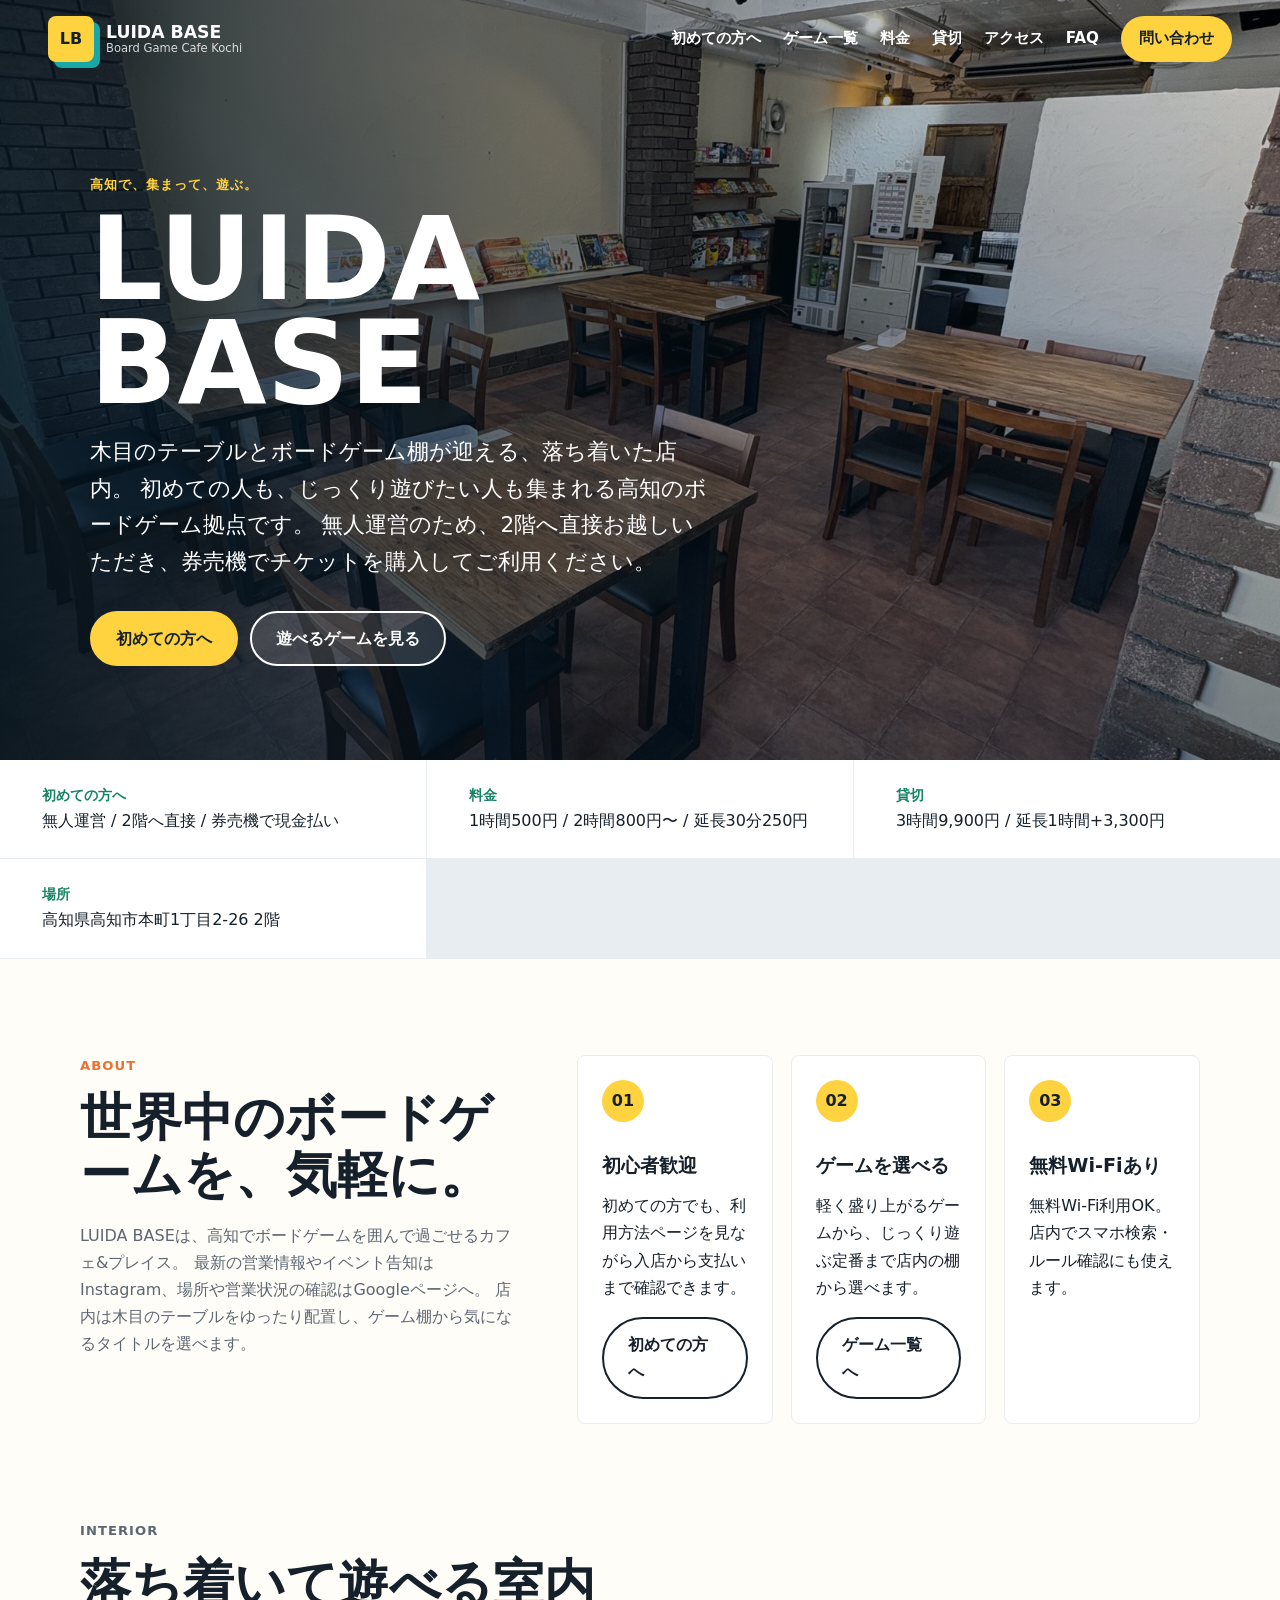
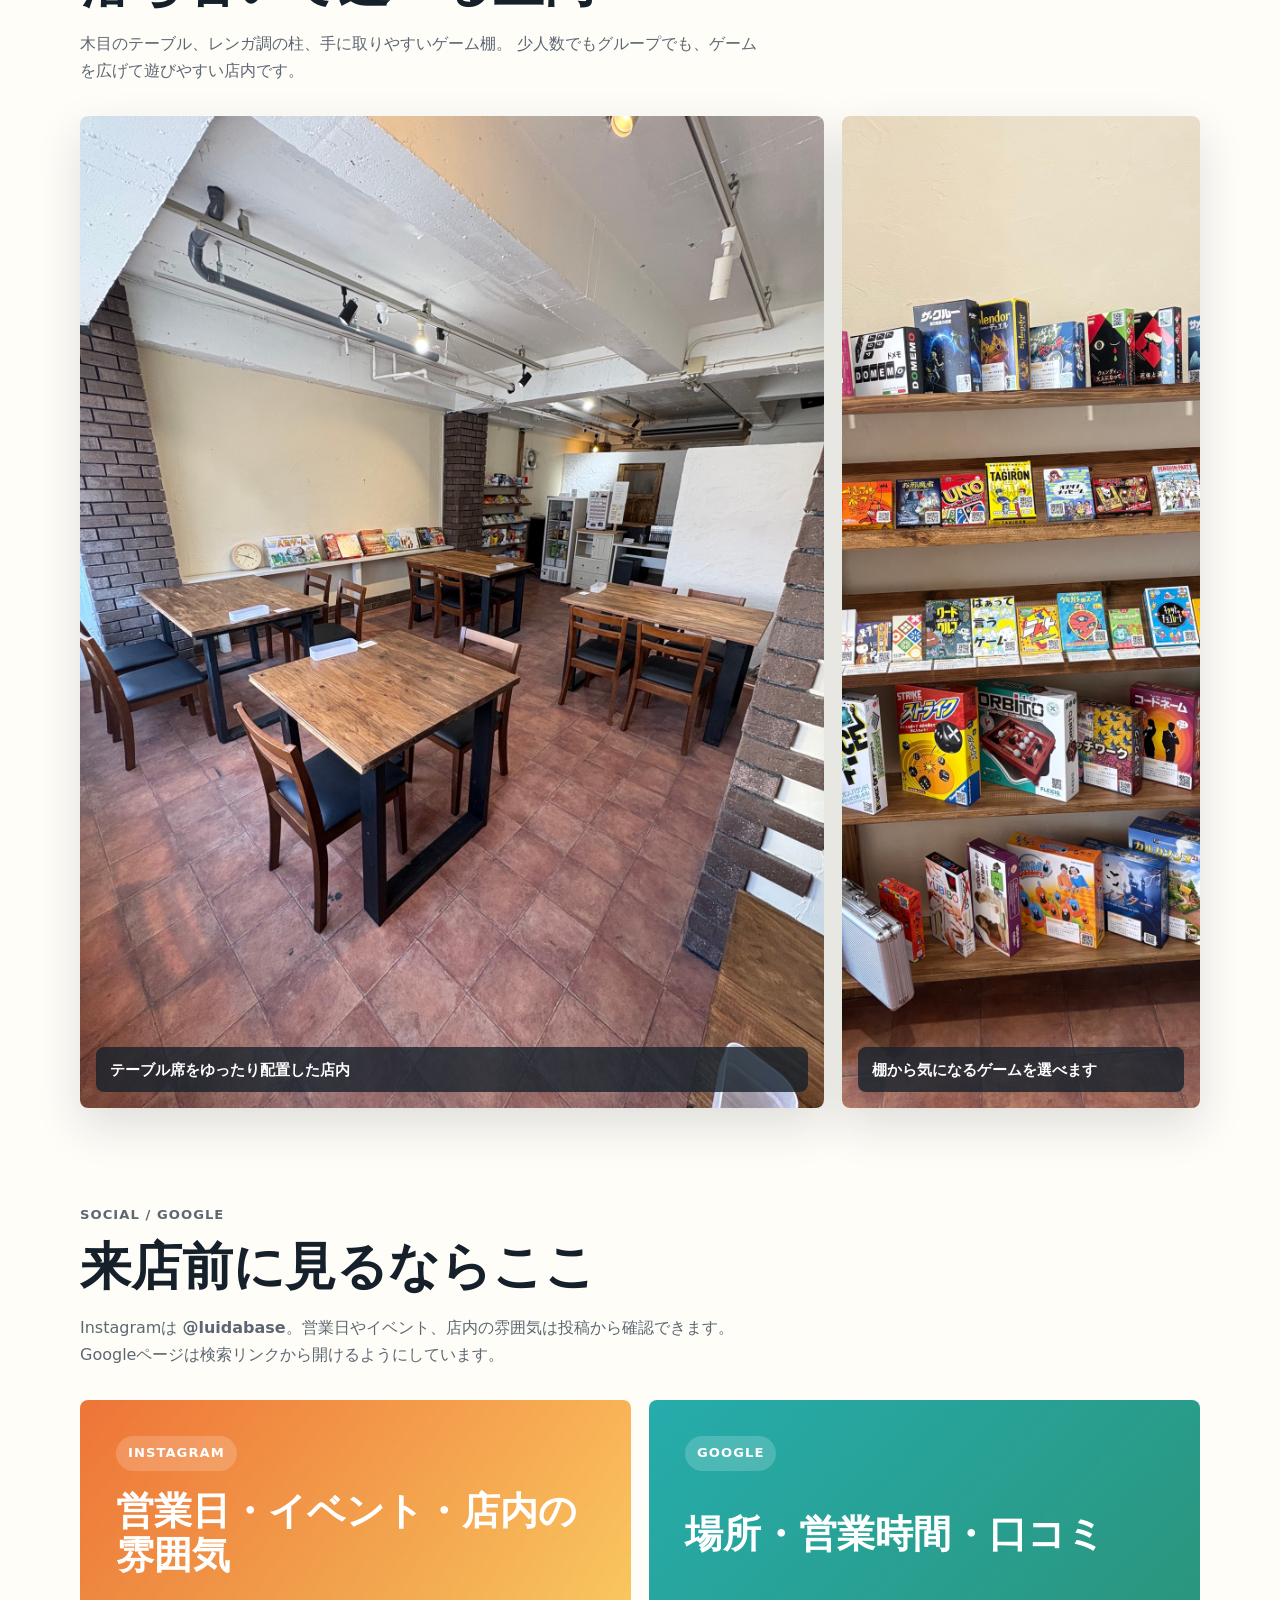
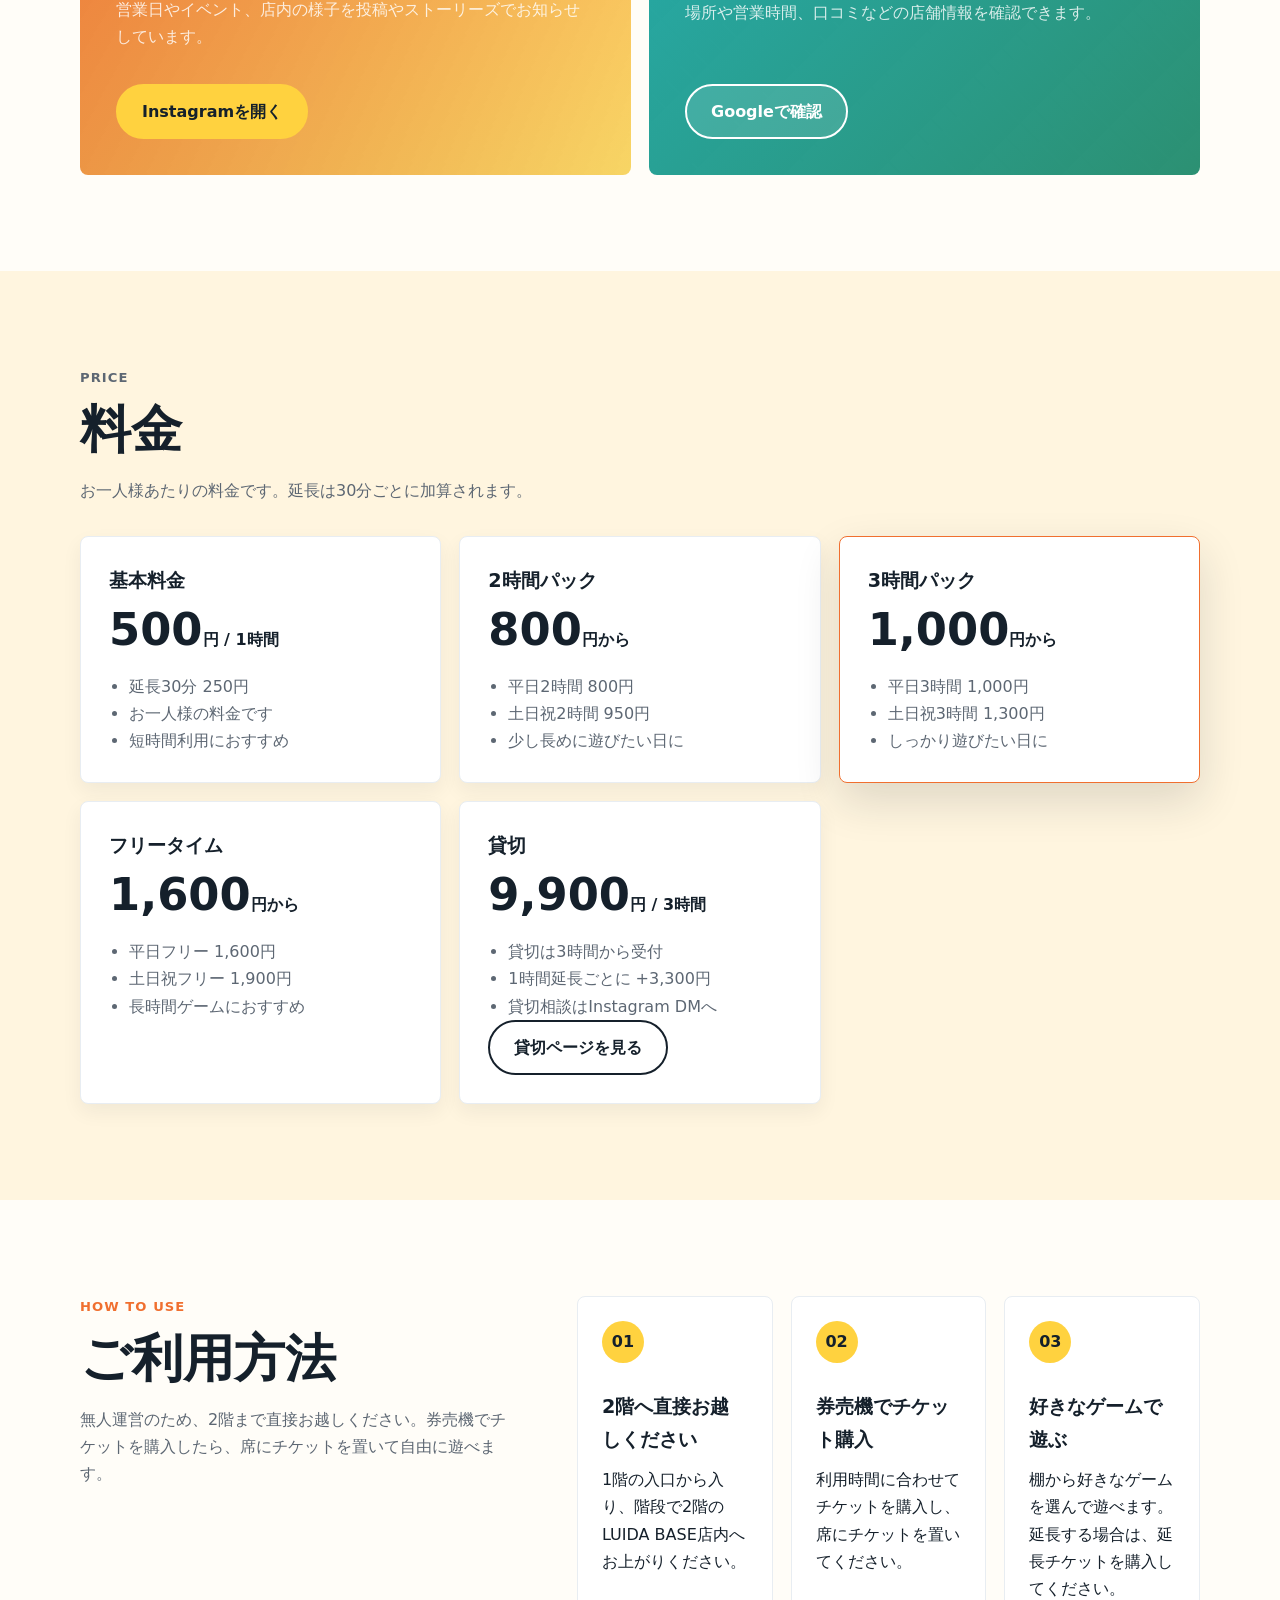
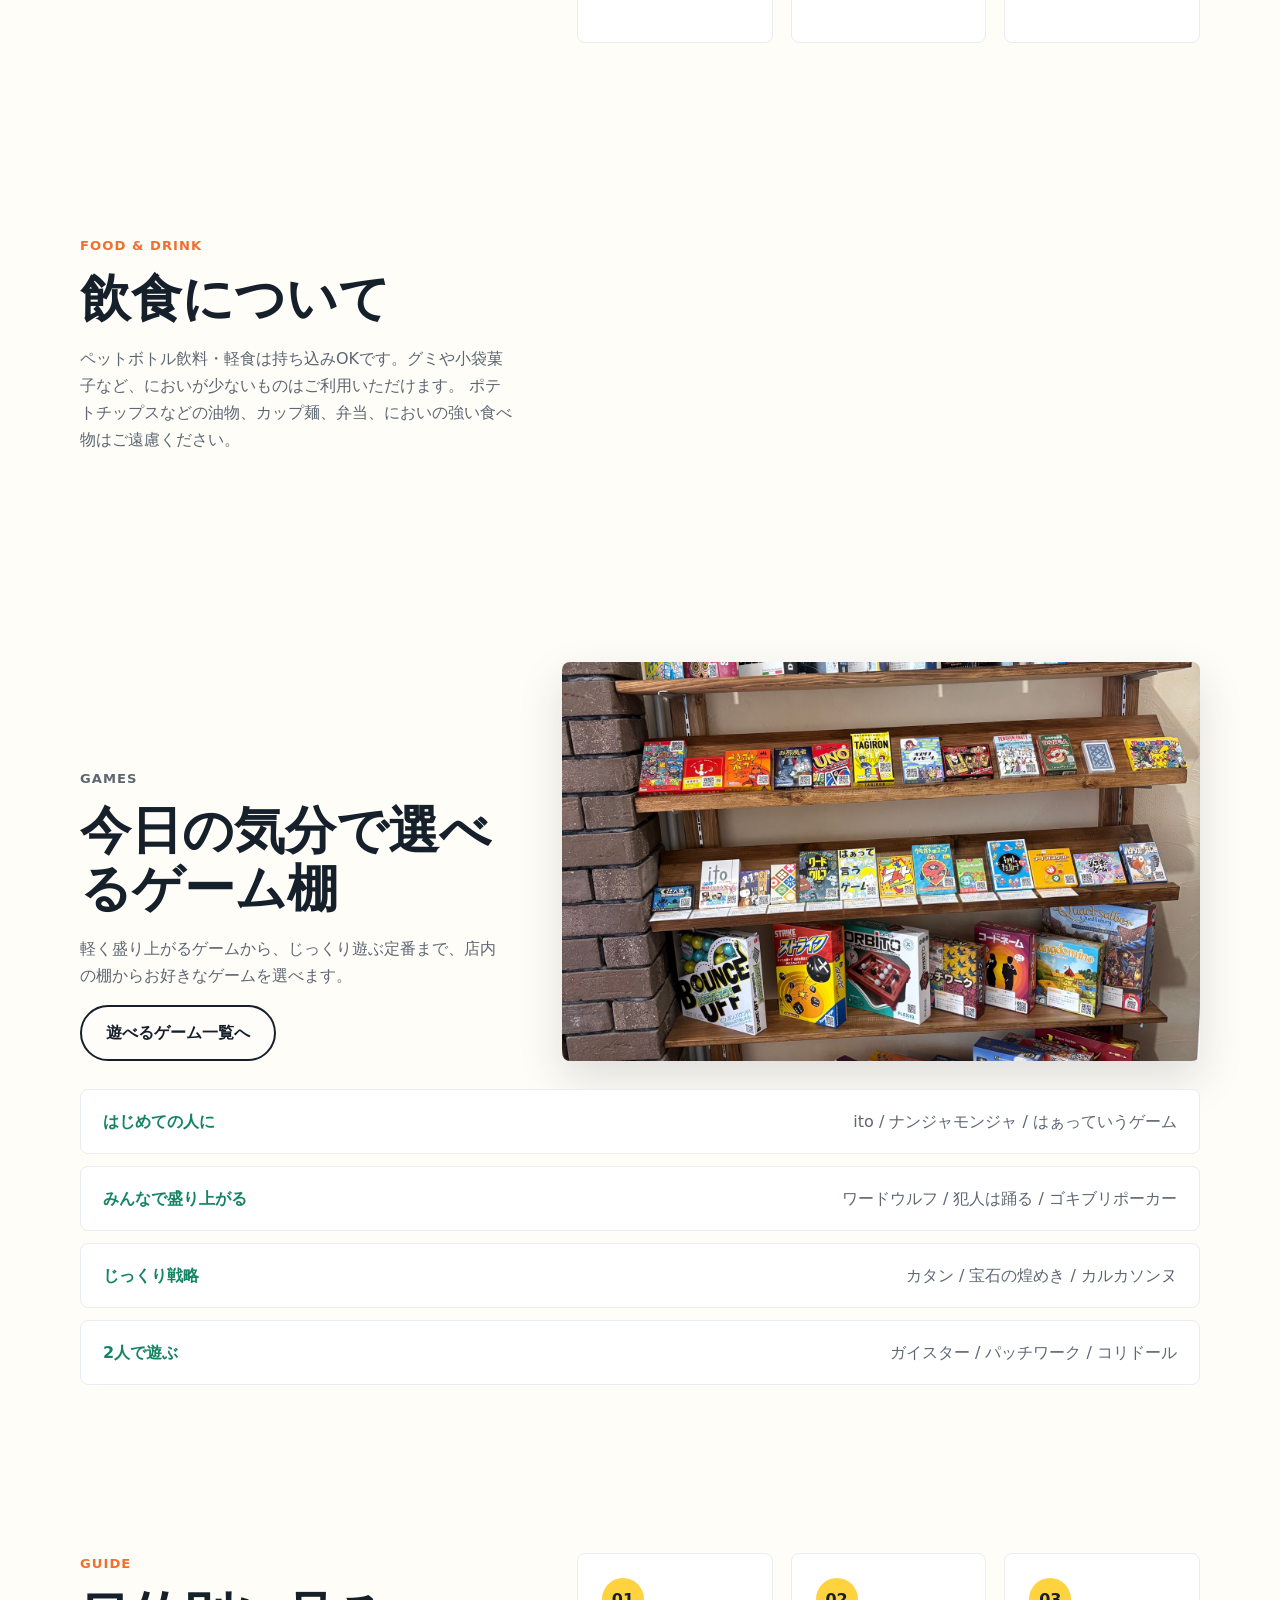
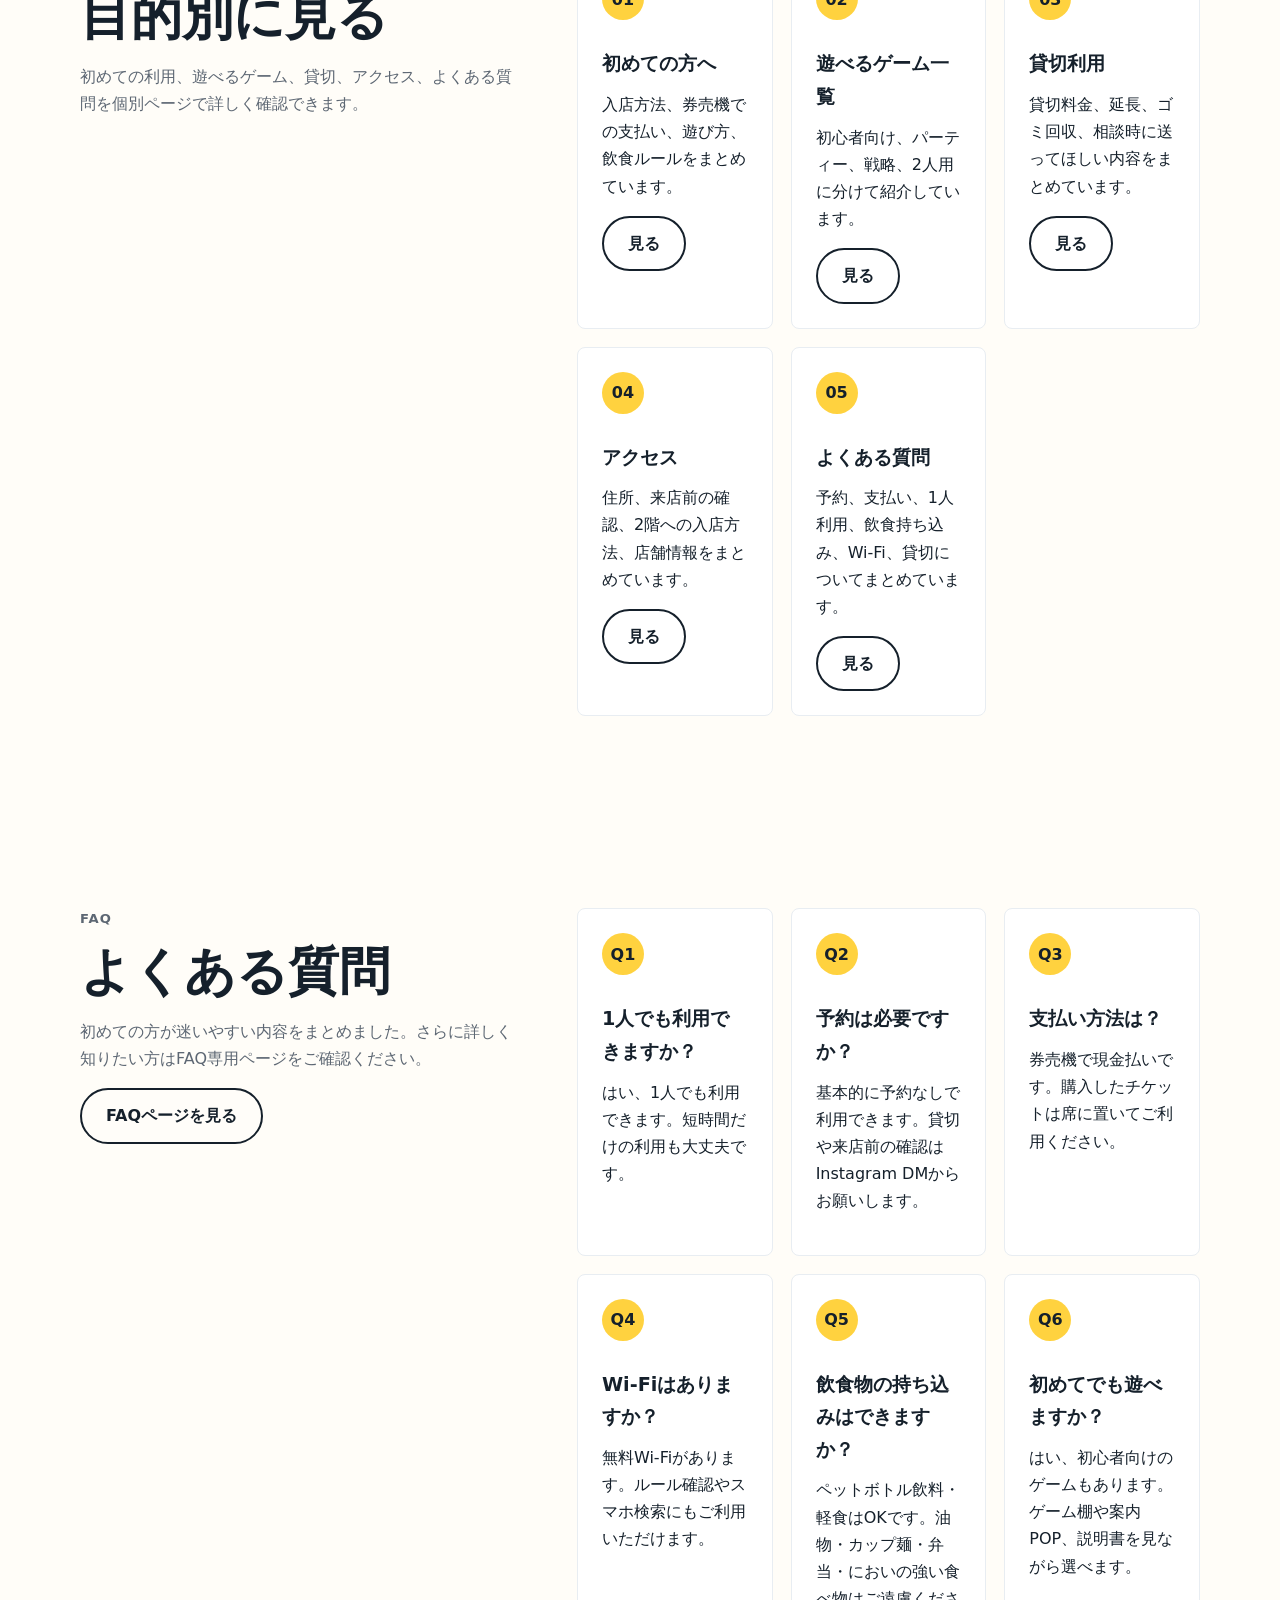
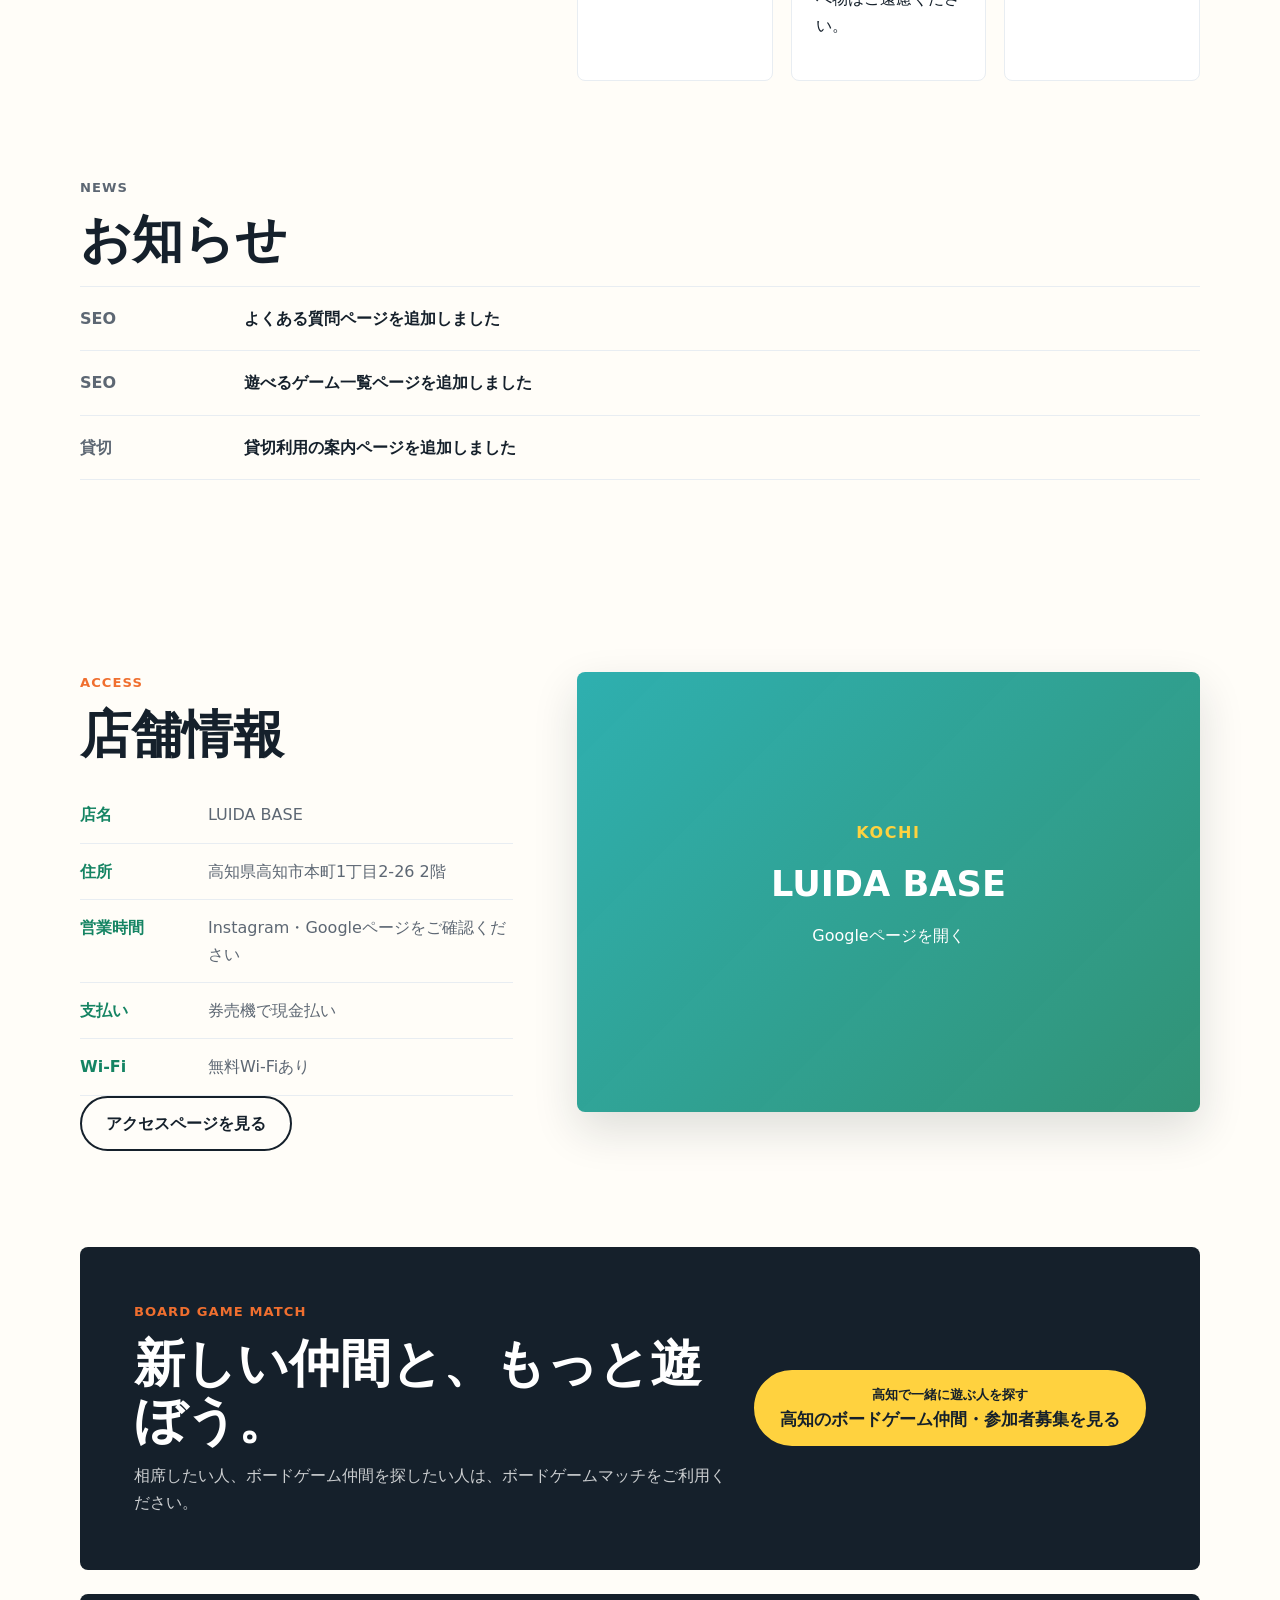
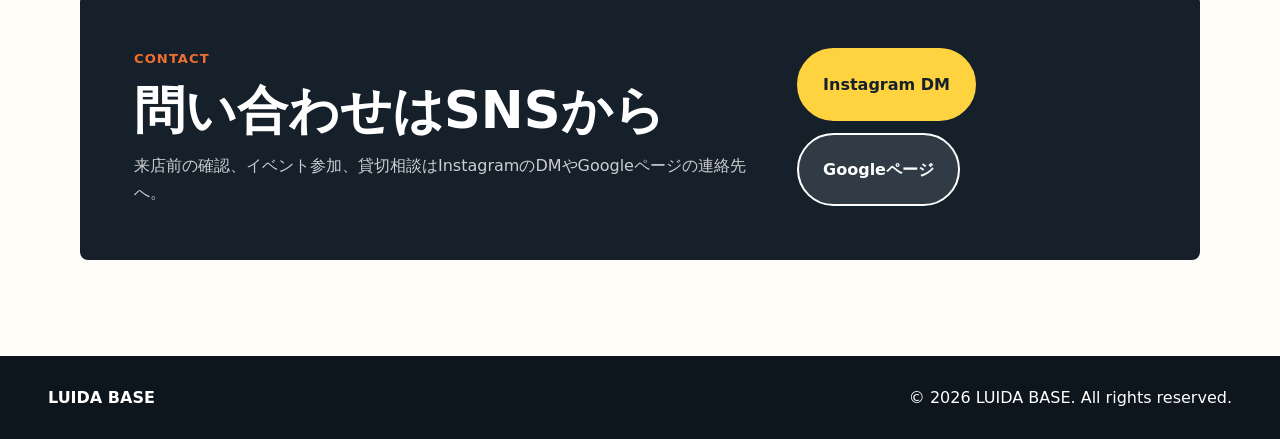
<file: index.html>
<!doctype html>
<html lang="ja">
  <head>
    <meta charset="utf-8">
    <meta name="viewport" content="width=device-width, initial-scale=1">
    <title>LUIDA BASE | 高知のボードゲームカフェ</title>
    <meta
      name="description"
      content="高知市本町の無人ボードゲームカフェ LUIDA BASE。1時間500円から、貸切3時間9,900円。初めての方、遊べるゲーム一覧、貸切、アクセス、FAQ、料金、利用方法をご案内します。"
    >
    <link rel="icon" type="image/svg+xml" href="./favicon.svg">
    <link rel="icon" type="image/png" href="./favicon.png">
    <link rel="apple-touch-icon" href="./favicon.png">
    <link rel="stylesheet" href="./style.css">
    <!-- Cloudflare Web Analytics -->
    <script type="module" src="https://static.cloudflareinsights.com/beacon.min.js" data-cf-beacon='{"token":"a13436e70f354d9ea78dab34c836ed6d"}'></script>
    <!-- End Cloudflare Web Analytics -->
  </head>
  <body>
    <header class="site-header" data-header>
      <a class="brand" href="#top" aria-label="LUIDA BASE トップへ">
        <span class="brand-mark">LB</span>
        <span>
          <strong>LUIDA BASE</strong>
          <small>Board Game Cafe Kochi</small>
        </span>
      </a>
      <button class="nav-toggle" type="button" aria-label="メニューを開く" aria-expanded="false" aria-controls="site-nav" data-nav-toggle>
        <span></span>
        <span></span>
        <span></span>
      </button>
      <nav class="site-nav" id="site-nav" data-nav>
        <a href="./hajimete.html">初めての方へ</a>
        <a href="./games.html">ゲーム一覧</a>
        <a href="#price">料金</a>
        <a href="./kashikiri.html">貸切</a>
        <a href="./access.html">アクセス</a>
        <a href="./faq.html">FAQ</a>
        <a class="nav-reserve" href="#reserve">問い合わせ</a>
      </nav>
    </header>

    <main id="top">
      <section class="hero">
        <img src="./assets/interior-main.jpg" alt="LUIDA BASEの室内。木目のテーブルと椅子が並ぶボードゲームカフェの店内">
        <div class="hero-overlay"></div>
        <div class="hero-content">
          <p class="eyebrow">高知で、集まって、遊ぶ。</p>
          <h1>LUIDA BASE</h1>
          <p class="lead">
            木目のテーブルとボードゲーム棚が迎える、落ち着いた店内。
            初めての人も、じっくり遊びたい人も集まれる高知のボードゲーム拠点です。
            無人運営のため、2階へ直接お越しいただき、券売機でチケットを購入してご利用ください。
          </p>
          <div class="hero-actions">
            <a class="button primary" href="./hajimete.html">初めての方へ</a>
            <a class="button secondary" href="./games.html">遊べるゲームを見る</a>
          </div>
        </div>
      </section>

      <section class="notice-bar" aria-label="店舗の基本情報">
        <div>
          <strong>初めての方へ</strong>
          <span>無人運営 / 2階へ直接 / 券売機で現金払い</span>
        </div>
        <div>
          <strong>料金</strong>
          <span>1時間500円 / 2時間800円〜 / 延長30分250円</span>
        </div>
        <div>
          <strong>貸切</strong>
          <span>3時間9,900円 / 延長1時間+3,300円</span>
        </div>
        <div>
          <strong>場所</strong>
          <span>高知県高知市本町1丁目2-26 2階</span>
        </div>
      </section>

      <section class="section intro" id="about">
        <div class="section-copy">
          <p class="eyebrow">ABOUT</p>
          <h2>世界中のボードゲームを、気軽に。</h2>
          <p>
            LUIDA BASEは、高知でボードゲームを囲んで過ごせるカフェ&プレイス。
            最新の営業情報やイベント告知はInstagram、場所や営業状況の確認はGoogleページへ。
            店内は木目のテーブルをゆったり配置し、ゲーム棚から気になるタイトルを選べます。
          </p>
        </div>
        <div class="feature-grid">
          <article>
            <span>01</span>
            <h3>初心者歓迎</h3>
            <p>初めての方でも、利用方法ページを見ながら入店から支払いまで確認できます。</p>
            <a class="button secondary" href="./hajimete.html">初めての方へ</a>
          </article>
          <article>
            <span>02</span>
            <h3>ゲームを選べる</h3>
            <p>軽く盛り上がるゲームから、じっくり遊ぶ定番まで店内の棚から選べます。</p>
            <a class="button secondary" href="./games.html">ゲーム一覧へ</a>
          </article>
          <article>
            <span>03</span>
            <h3>無料Wi-Fiあり</h3>
            <p>無料Wi-Fi利用OK。店内でスマホ検索・ルール確認にも使えます。</p>
          </article>
        </div>
      </section>

      <section class="section interior-section" id="interior">
        <div class="section-heading">
          <p class="eyebrow">INTERIOR</p>
          <h2>落ち着いて遊べる室内</h2>
          <p>
            木目のテーブル、レンガ調の柱、手に取りやすいゲーム棚。
            少人数でもグループでも、ゲームを広げて遊びやすい店内です。
          </p>
        </div>
        <div class="photo-grid">
          <figure class="photo-card large">
            <img src="./assets/interior-main.jpg" alt="LUIDA BASEの室内全景。複数のテーブル席が並ぶ落ち着いた空間">
            <figcaption>テーブル席をゆったり配置した店内</figcaption>
          </figure>
          <figure class="photo-card">
            <img src="./assets/game-shelf.jpg" alt="LUIDA BASEのボードゲーム棚。多数のゲーム箱が並ぶ木製棚">
            <figcaption>棚から気になるゲームを選べます</figcaption>
          </figure>
        </div>
      </section>

      <section class="section social-section" id="social">
        <div class="section-heading">
          <p class="eyebrow">SOCIAL / GOOGLE</p>
          <h2>来店前に見るならここ</h2>
          <p>
            Instagramは <strong>@luidabase</strong>。営業日やイベント、店内の雰囲気は投稿から確認できます。
            Googleページは検索リンクから開けるようにしています。
          </p>
        </div>
        <div class="social-grid">
          <article class="social-card instagram-card">
            <span>Instagram</span>
            <h3>営業日・イベント・店内の雰囲気</h3>
            <p>営業日やイベント、店内の様子を投稿やストーリーズでお知らせしています。</p>
            <a class="button primary" href="https://www.instagram.com/luidabase/" target="_blank" rel="noreferrer">Instagramを開く</a>
          </article>
          <article class="social-card google-card">
            <span>Google</span>
            <h3>場所・営業時間・口コミ</h3>
            <p>場所や営業時間、口コミなどの店舗情報を確認できます。</p>
            <a class="button secondary" href="https://www.google.com/search?q=LUIDA+BASE+%E9%AB%98%E7%9F%A5" target="_blank" rel="noreferrer">Googleで確認</a>
          </article>
        </div>
      </section>

      <section class="section price-section" id="price">
        <div class="section-heading">
          <p class="eyebrow">PRICE</p>
          <h2>料金</h2>
          <p>お一人様あたりの料金です。延長は30分ごとに加算されます。</p>
        </div>
        <div class="price-grid">
          <article class="price-card">
            <h3>基本料金</h3>
            <p class="price"><span>500</span>円 / 1時間</p>
            <ul>
              <li>延長30分 250円</li>
              <li>お一人様の料金です</li>
              <li>短時間利用におすすめ</li>
            </ul>
          </article>
          <article class="price-card">
            <h3>2時間パック</h3>
            <p class="price"><span>800</span>円から</p>
            <ul>
              <li>平日2時間 800円</li>
              <li>土日祝2時間 950円</li>
              <li>少し長めに遊びたい日に</li>
            </ul>
          </article>
          <article class="price-card featured">
            <h3>3時間パック</h3>
            <p class="price"><span>1,000</span>円から</p>
            <ul>
              <li>平日3時間 1,000円</li>
              <li>土日祝3時間 1,300円</li>
              <li>しっかり遊びたい日に</li>
            </ul>
          </article>
          <article class="price-card">
            <h3>フリータイム</h3>
            <p class="price"><span>1,600</span>円から</p>
            <ul>
              <li>平日フリー 1,600円</li>
              <li>土日祝フリー 1,900円</li>
              <li>長時間ゲームにおすすめ</li>
            </ul>
          </article>
          <article class="price-card">
            <h3>貸切</h3>
            <p class="price"><span>9,900</span>円 / 3時間</p>
            <ul>
              <li>貸切は3時間から受付</li>
              <li>1時間延長ごとに +3,300円</li>
              <li>貸切相談はInstagram DMへ</li>
            </ul>
            <a class="button secondary" href="./kashikiri.html">貸切ページを見る</a>
          </article>
        </div>
      </section>

      <section class="section intro" id="how-to-use">
        <div class="section-copy">
          <p class="eyebrow">HOW TO USE</p>
          <h2>ご利用方法</h2>
          <p>
            無人運営のため、2階まで直接お越しください。券売機でチケットを購入したら、席にチケットを置いて自由に遊べます。
          </p>
        </div>
        <div class="feature-grid">
          <article>
            <span>01</span>
            <h3>2階へ直接お越しください</h3>
            <p>1階の入口から入り、階段で2階のLUIDA BASE店内へお上がりください。</p>
          </article>
          <article>
            <span>02</span>
            <h3>券売機でチケット購入</h3>
            <p>利用時間に合わせてチケットを購入し、席にチケットを置いてください。</p>
          </article>
          <article>
            <span>03</span>
            <h3>好きなゲームで遊ぶ</h3>
            <p>棚から好きなゲームを選んで遊べます。延長する場合は、延長チケットを購入してください。</p>
          </article>
        </div>
      </section>

      <section class="section intro" id="food-rule">
        <div class="section-copy">
          <p class="eyebrow">FOOD & DRINK</p>
          <h2>飲食について</h2>
          <p>
            ペットボトル飲料・軽食は持ち込みOKです。グミや小袋菓子など、においが少ないものはご利用いただけます。
            ポテトチップスなどの油物、カップ麺、弁当、においの強い食べ物はご遠慮ください。
          </p>
        </div>
      </section>

      <section class="section games" id="games">
        <div class="games-layout">
          <div class="section-heading">
            <p class="eyebrow">GAMES</p>
            <h2>今日の気分で選べるゲーム棚</h2>
            <p>軽く盛り上がるゲームから、じっくり遊ぶ定番まで、店内の棚からお好きなゲームを選べます。</p>
            <a class="button secondary" href="./games.html">遊べるゲーム一覧へ</a>
          </div>
          <img class="games-photo" src="./assets/game-shelf.jpg" alt="ボードゲームが並んだLUIDA BASEのゲーム棚">
        </div>
        <div class="game-list">
          <article>
            <strong>はじめての人に</strong>
            <span>ito / ナンジャモンジャ / はぁっていうゲーム</span>
          </article>
          <article>
            <strong>みんなで盛り上がる</strong>
            <span>ワードウルフ / 犯人は踊る / ゴキブリポーカー</span>
          </article>
          <article>
            <strong>じっくり戦略</strong>
            <span>カタン / 宝石の煌めき / カルカソンヌ</span>
          </article>
          <article>
            <strong>2人で遊ぶ</strong>
            <span>ガイスター / パッチワーク / コリドール</span>
          </article>
        </div>
      </section>

      <section class="section intro" id="guide-pages">
        <div class="section-copy">
          <p class="eyebrow">GUIDE</p>
          <h2>目的別に見る</h2>
          <p>初めての利用、遊べるゲーム、貸切、アクセス、よくある質問を個別ページで詳しく確認できます。</p>
        </div>
        <div class="feature-grid">
          <article>
            <span>01</span>
            <h3>初めての方へ</h3>
            <p>入店方法、券売機での支払い、遊び方、飲食ルールをまとめています。</p>
            <a class="button secondary" href="./hajimete.html">見る</a>
          </article>
          <article>
            <span>02</span>
            <h3>遊べるゲーム一覧</h3>
            <p>初心者向け、パーティー、戦略、2人用に分けて紹介しています。</p>
            <a class="button secondary" href="./games.html">見る</a>
          </article>
          <article>
            <span>03</span>
            <h3>貸切利用</h3>
            <p>貸切料金、延長、ゴミ回収、相談時に送ってほしい内容をまとめています。</p>
            <a class="button secondary" href="./kashikiri.html">見る</a>
          </article>
          <article>
            <span>04</span>
            <h3>アクセス</h3>
            <p>住所、来店前の確認、2階への入店方法、店舗情報をまとめています。</p>
            <a class="button secondary" href="./access.html">見る</a>
          </article>
          <article>
            <span>05</span>
            <h3>よくある質問</h3>
            <p>予約、支払い、1人利用、飲食持ち込み、Wi-Fi、貸切についてまとめています。</p>
            <a class="button secondary" href="./faq.html">見る</a>
          </article>
        </div>
      </section>

      <section class="section intro" id="faq">
        <div class="section-heading compact">
          <p class="eyebrow">FAQ</p>
          <h2>よくある質問</h2>
          <p>初めての方が迷いやすい内容をまとめました。さらに詳しく知りたい方はFAQ専用ページをご確認ください。</p>
          <a class="button secondary" href="./faq.html">FAQページを見る</a>
        </div>
        <div class="feature-grid">
          <article>
            <span>Q1</span>
            <h3>1人でも利用できますか？</h3>
            <p>はい、1人でも利用できます。短時間だけの利用も大丈夫です。</p>
          </article>
          <article>
            <span>Q2</span>
            <h3>予約は必要ですか？</h3>
            <p>基本的に予約なしで利用できます。貸切や来店前の確認はInstagram DMからお願いします。</p>
          </article>
          <article>
            <span>Q3</span>
            <h3>支払い方法は？</h3>
            <p>券売機で現金払いです。購入したチケットは席に置いてご利用ください。</p>
          </article>
          <article>
            <span>Q4</span>
            <h3>Wi-Fiはありますか？</h3>
            <p>無料Wi-Fiがあります。ルール確認やスマホ検索にもご利用いただけます。</p>
          </article>
          <article>
            <span>Q5</span>
            <h3>飲食物の持ち込みはできますか？</h3>
            <p>ペットボトル飲料・軽食はOKです。油物・カップ麺・弁当・においの強い食べ物はご遠慮ください。</p>
          </article>
          <article>
            <span>Q6</span>
            <h3>初めてでも遊べますか？</h3>
            <p>はい、初心者向けのゲームもあります。ゲーム棚や案内POP、説明書を見ながら選べます。</p>
          </article>
        </div>
      </section>

      <section class="section news">
        <div class="section-heading compact">
          <p class="eyebrow">NEWS</p>
          <h2>お知らせ</h2>
        </div>
        <div class="news-list">
          <article>
            <time datetime="2026-10-14">SEO</time>
            <a href="./faq.html">よくある質問ページを追加しました</a>
          </article>
          <article>
            <time datetime="2026-10-14">SEO</time>
            <a href="./games.html">遊べるゲーム一覧ページを追加しました</a>
          </article>
          <article>
            <time datetime="2026-10-14">貸切</time>
            <a href="./kashikiri.html">貸切利用の案内ページを追加しました</a>
          </article>
        </div>
      </section>

      <section class="section access" id="access">
        <div class="section-copy">
          <p class="eyebrow">ACCESS</p>
          <h2>店舗情報</h2>
          <dl class="shop-info">
            <div>
              <dt>店名</dt>
              <dd>LUIDA BASE</dd>
            </div>
            <div>
              <dt>住所</dt>
              <dd>高知県高知市本町1丁目2-26 2階</dd>
            </div>
            <div>
              <dt>営業時間</dt>
              <dd>Instagram・Googleページをご確認ください</dd>
            </div>
            <div>
              <dt>支払い</dt>
              <dd>券売機で現金払い</dd>
            </div>
            <div>
              <dt>Wi-Fi</dt>
              <dd>無料Wi-Fiあり</dd>
            </div>
          </dl>
          <a class="button secondary" href="./access.html">アクセスページを見る</a>
        </div>
        <a class="map-card" href="https://www.google.com/search?q=LUIDA+BASE+%E9%AB%98%E7%9F%A5" target="_blank" rel="noreferrer" aria-label="GoogleでLUIDA BASEを確認">
          <span>KOCHI</span>
          <strong>LUIDA BASE</strong>
          <p>Googleページを開く</p>
        </a>
      </section>

      <section class="match-card" aria-labelledby="match-heading">
        <div>
          <p class="eyebrow">BOARD GAME MATCH</p>
          <h2 id="match-heading">新しい仲間と、もっと遊ぼう。</h2>
          <p>
            相席したい人、ボードゲーム仲間を探したい人は、ボードゲームマッチをご利用ください。
          </p>
        </div>
        <a class="button primary match-button" href="https://boardgame-match.pages.dev/kochi-boardgame" target="_blank" rel="noopener noreferrer">
          <span>高知で一緒に遊ぶ人を探す</span>
          <strong>高知のボードゲーム仲間・参加者募集を見る</strong>
        </a>
      </section>

      <section class="reserve" id="reserve">
        <div>
          <p class="eyebrow">CONTACT</p>
          <h2>問い合わせはSNSから</h2>
          <p>
            来店前の確認、イベント参加、貸切相談はInstagramのDMやGoogleページの連絡先へ。
          </p>
        </div>
        <div class="reserve-actions">
          <a class="button primary" href="https://www.instagram.com/luidabase/" target="_blank" rel="noreferrer">Instagram DM</a>
          <a class="button secondary" href="https://www.google.com/search?q=LUIDA+BASE+%E9%AB%98%E7%9F%A5" target="_blank" rel="noreferrer">Googleページ</a>
        </div>
      </section>
    </main>

    <footer class="site-footer">
      <strong>LUIDA BASE</strong>
      <span>© 2026 LUIDA BASE. All rights reserved.</span>
    </footer>

    <script src="./script.js"></script>
  </body>
</html>
</file>
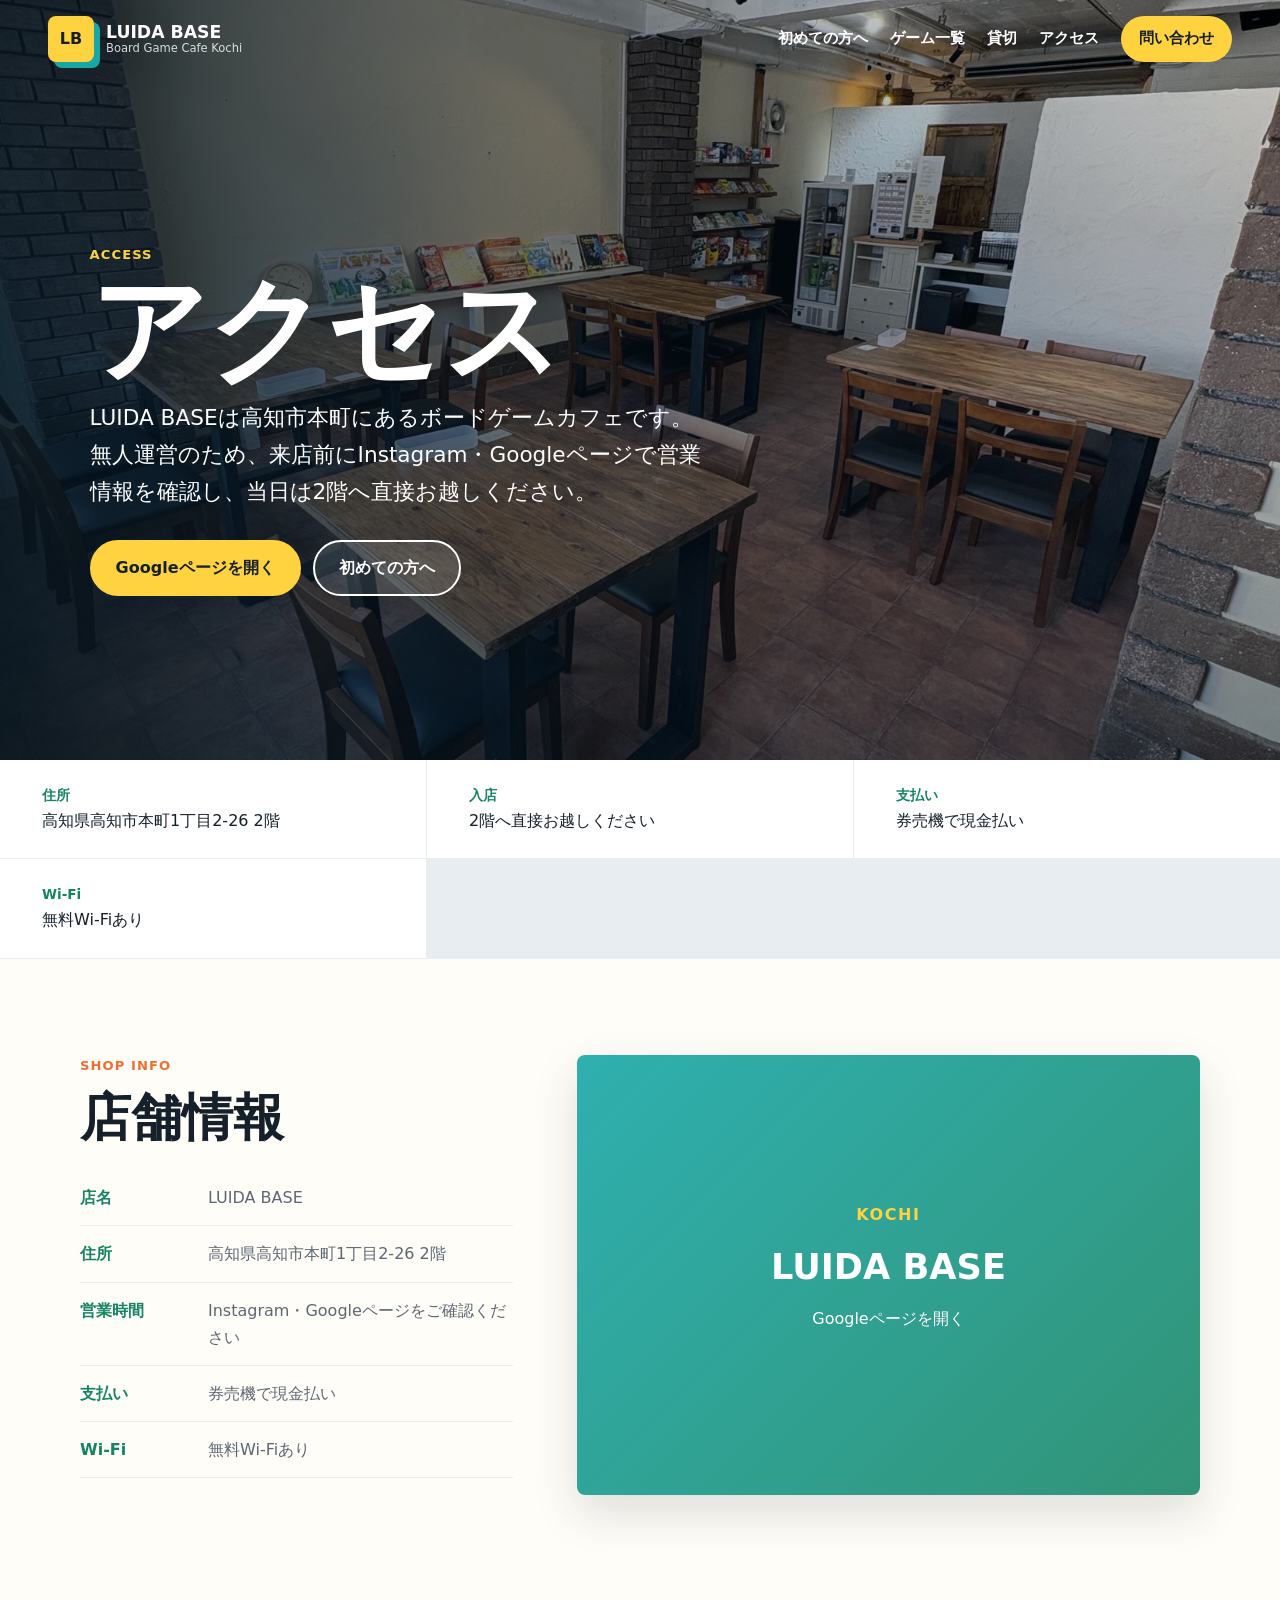
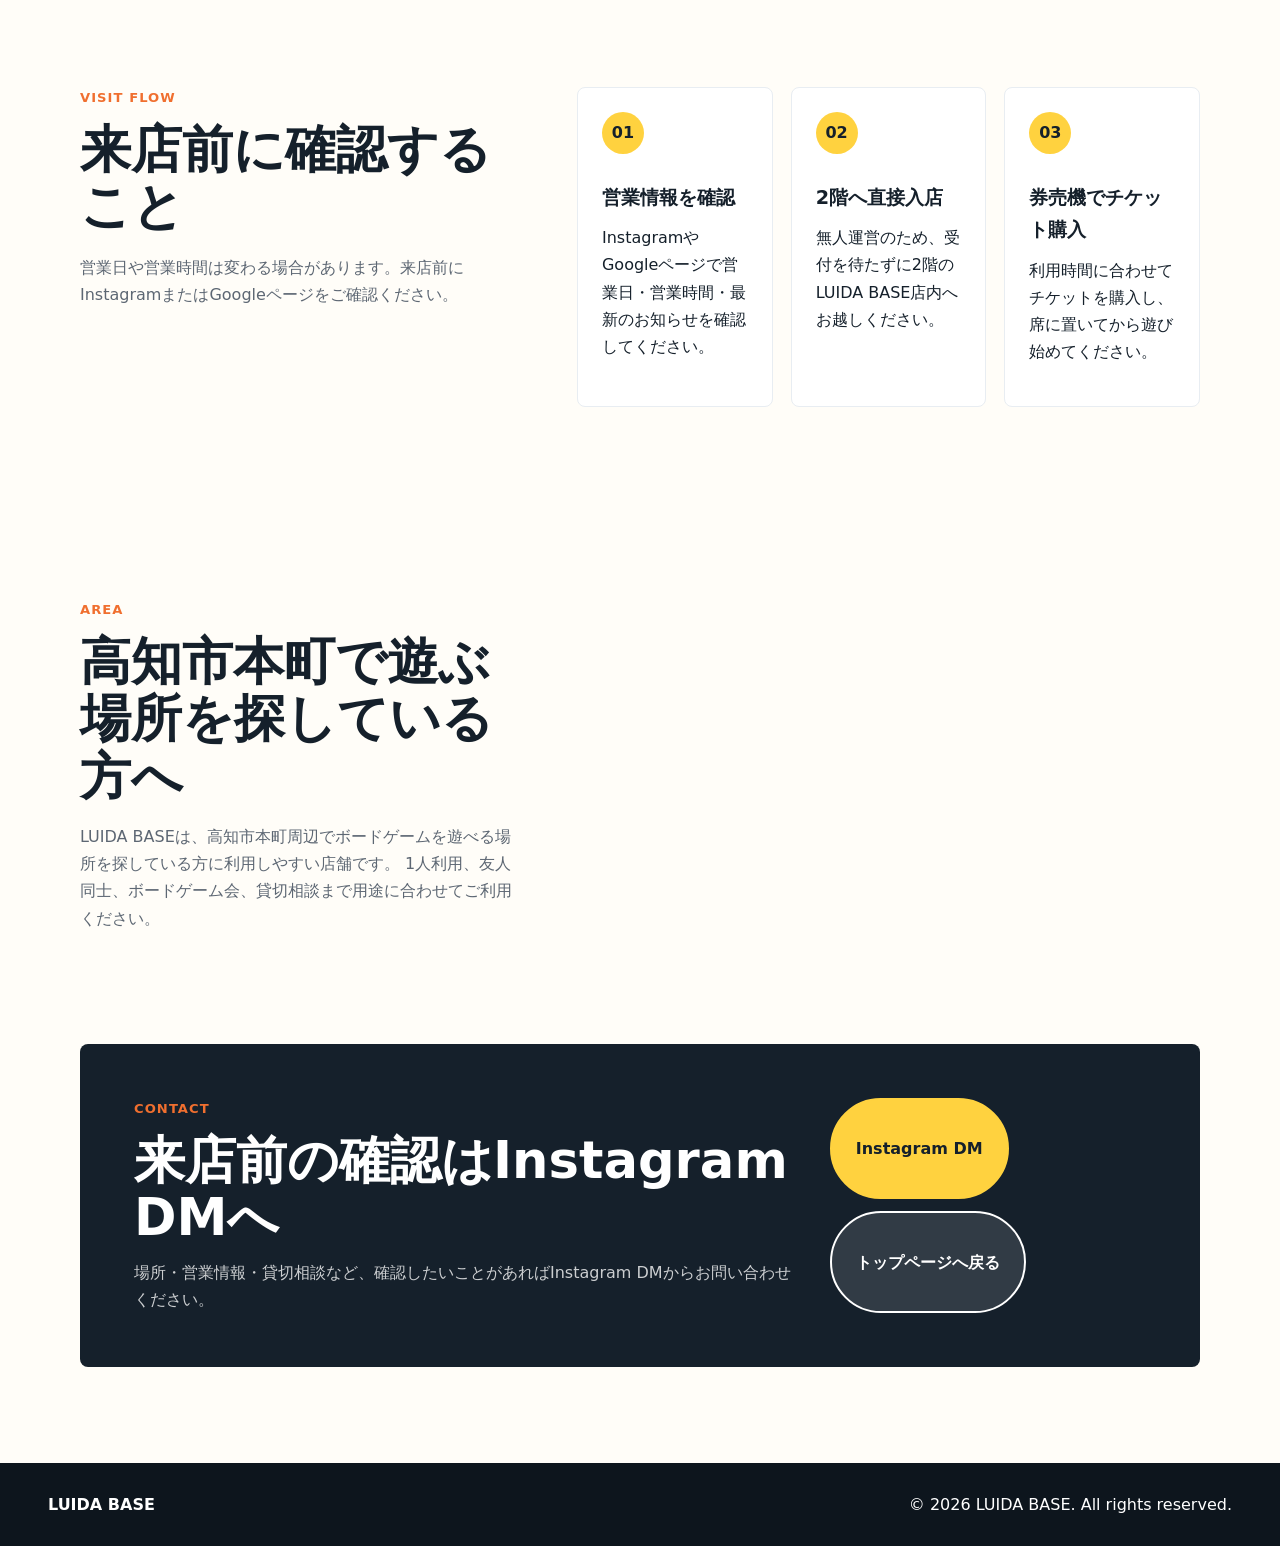
<file: access.html>
<!doctype html>
<html lang="ja">
  <head>
    <meta charset="utf-8">
    <meta name="viewport" content="width=device-width, initial-scale=1">
    <title>アクセス | LUIDA BASE 高知市本町のボードゲームカフェ</title>
    <meta
      name="description"
      content="LUIDA BASEへのアクセス案内。住所は高知県高知市本町1丁目2-26 2階。高知市本町・大橋通周辺でボードゲームカフェを探している方向けに、来店前の確認方法や店舗情報をまとめました。"
    >
    <link rel="icon" type="image/svg+xml" href="./favicon.svg">
    <link rel="icon" type="image/png" href="./favicon.png">
    <link rel="apple-touch-icon" href="./favicon.png">
    <link rel="stylesheet" href="./style.css">
    <!-- Cloudflare Web Analytics -->
    <script type="module" src="https://static.cloudflareinsights.com/beacon.min.js" data-cf-beacon='{"token":"a13436e70f354d9ea78dab34c836ed6d"}'></script>
    <!-- End Cloudflare Web Analytics -->
  </head>
  <body>
    <header class="site-header" data-header>
      <a class="brand" href="./" aria-label="LUIDA BASE トップへ">
        <span class="brand-mark">LB</span>
        <span>
          <strong>LUIDA BASE</strong>
          <small>Board Game Cafe Kochi</small>
        </span>
      </a>
      <button class="nav-toggle" type="button" aria-label="メニューを開く" aria-expanded="false" aria-controls="site-nav" data-nav-toggle>
        <span></span>
        <span></span>
        <span></span>
      </button>
      <nav class="site-nav" id="site-nav" data-nav>
        <a href="./hajimete.html">初めての方へ</a>
        <a href="./games.html">ゲーム一覧</a>
        <a href="./kashikiri.html">貸切</a>
        <a href="./access.html">アクセス</a>
        <a class="nav-reserve" href="#reserve">問い合わせ</a>
      </nav>
    </header>

    <main id="top">
      <section class="hero">
        <img src="./assets/interior-main.jpg" alt="高知市本町のLUIDA BASE店内。アクセス案内">
        <div class="hero-overlay"></div>
        <div class="hero-content">
          <p class="eyebrow">ACCESS</p>
          <h1>アクセス</h1>
          <p class="lead">
            LUIDA BASEは高知市本町にあるボードゲームカフェです。
            無人運営のため、来店前にInstagram・Googleページで営業情報を確認し、当日は2階へ直接お越しください。
          </p>
          <div class="hero-actions">
            <a class="button primary" href="https://www.google.com/search?q=LUIDA+BASE+%E9%AB%98%E7%9F%A5" target="_blank" rel="noreferrer">Googleページを開く</a>
            <a class="button secondary" href="./hajimete.html">初めての方へ</a>
          </div>
        </div>
      </section>

      <section class="notice-bar" aria-label="店舗情報">
        <div>
          <strong>住所</strong>
          <span>高知県高知市本町1丁目2-26 2階</span>
        </div>
        <div>
          <strong>入店</strong>
          <span>2階へ直接お越しください</span>
        </div>
        <div>
          <strong>支払い</strong>
          <span>券売機で現金払い</span>
        </div>
        <div>
          <strong>Wi-Fi</strong>
          <span>無料Wi-Fiあり</span>
        </div>
      </section>

      <section class="section access" id="shop-info">
        <div class="section-copy">
          <p class="eyebrow">SHOP INFO</p>
          <h2>店舗情報</h2>
          <dl class="shop-info">
            <div>
              <dt>店名</dt>
              <dd>LUIDA BASE</dd>
            </div>
            <div>
              <dt>住所</dt>
              <dd>高知県高知市本町1丁目2-26 2階</dd>
            </div>
            <div>
              <dt>営業時間</dt>
              <dd>Instagram・Googleページをご確認ください</dd>
            </div>
            <div>
              <dt>支払い</dt>
              <dd>券売機で現金払い</dd>
            </div>
            <div>
              <dt>Wi-Fi</dt>
              <dd>無料Wi-Fiあり</dd>
            </div>
          </dl>
        </div>
        <a class="map-card" href="https://www.google.com/search?q=LUIDA+BASE+%E9%AB%98%E7%9F%A5" target="_blank" rel="noreferrer" aria-label="GoogleでLUIDA BASEを確認">
          <span>KOCHI</span>
          <strong>LUIDA BASE</strong>
          <p>Googleページを開く</p>
        </a>
      </section>

      <section class="section intro" id="visit-flow">
        <div class="section-copy">
          <p class="eyebrow">VISIT FLOW</p>
          <h2>来店前に確認すること</h2>
          <p>営業日や営業時間は変わる場合があります。来店前にInstagramまたはGoogleページをご確認ください。</p>
        </div>
        <div class="feature-grid">
          <article>
            <span>01</span>
            <h3>営業情報を確認</h3>
            <p>InstagramやGoogleページで営業日・営業時間・最新のお知らせを確認してください。</p>
          </article>
          <article>
            <span>02</span>
            <h3>2階へ直接入店</h3>
            <p>無人運営のため、受付を待たずに2階のLUIDA BASE店内へお越しください。</p>
          </article>
          <article>
            <span>03</span>
            <h3>券売機でチケット購入</h3>
            <p>利用時間に合わせてチケットを購入し、席に置いてから遊び始めてください。</p>
          </article>
        </div>
      </section>

      <section class="section intro" id="nearby">
        <div class="section-copy">
          <p class="eyebrow">AREA</p>
          <h2>高知市本町で遊ぶ場所を探している方へ</h2>
          <p>
            LUIDA BASEは、高知市本町周辺でボードゲームを遊べる場所を探している方に利用しやすい店舗です。
            1人利用、友人同士、ボードゲーム会、貸切相談まで用途に合わせてご利用ください。
          </p>
        </div>
      </section>

      <section class="reserve" id="reserve">
        <div>
          <p class="eyebrow">CONTACT</p>
          <h2>来店前の確認はInstagram DMへ</h2>
          <p>場所・営業情報・貸切相談など、確認したいことがあればInstagram DMからお問い合わせください。</p>
        </div>
        <div class="reserve-actions">
          <a class="button primary" href="https://www.instagram.com/luidabase/" target="_blank" rel="noreferrer">Instagram DM</a>
          <a class="button secondary" href="./">トップページへ戻る</a>
        </div>
      </section>
    </main>

    <footer class="site-footer">
      <strong>LUIDA BASE</strong>
      <span>© 2026 LUIDA BASE. All rights reserved.</span>
    </footer>

    <script src="./script.js"></script>
  </body>
</html>
</file>
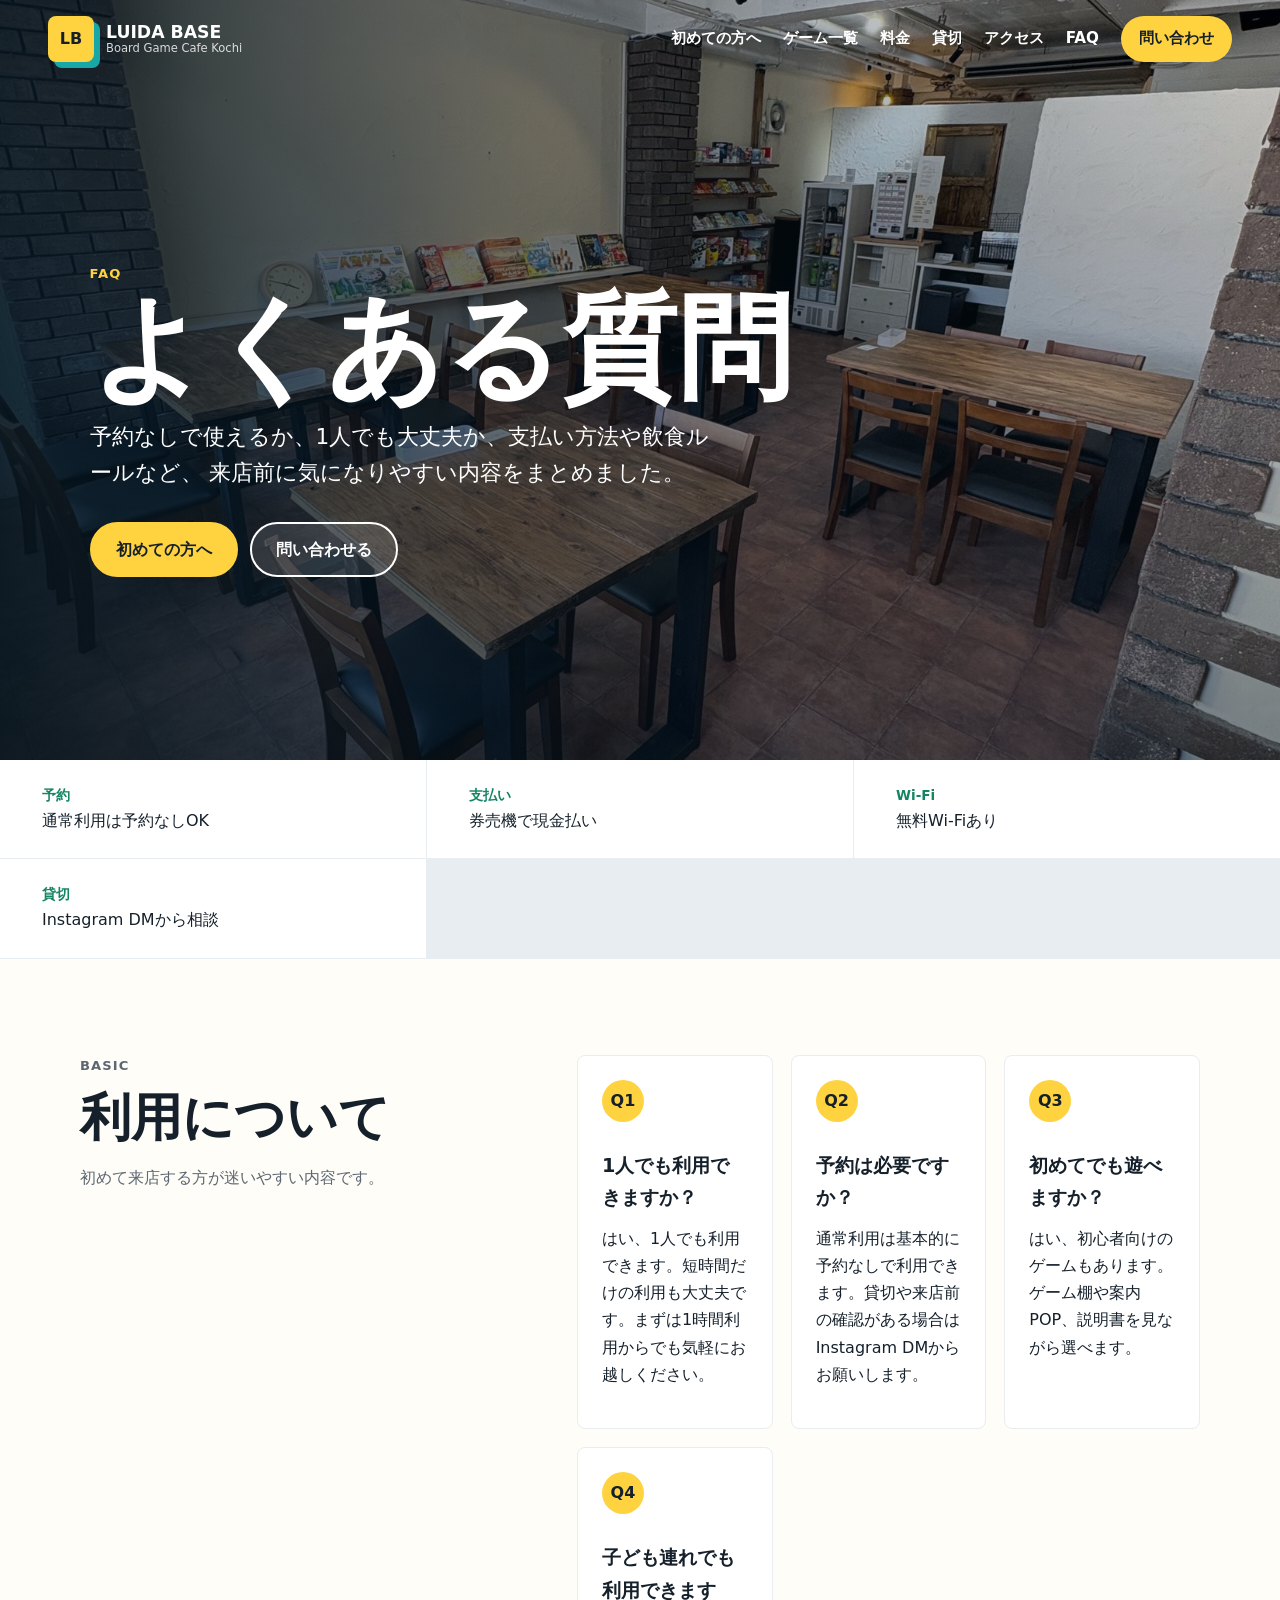
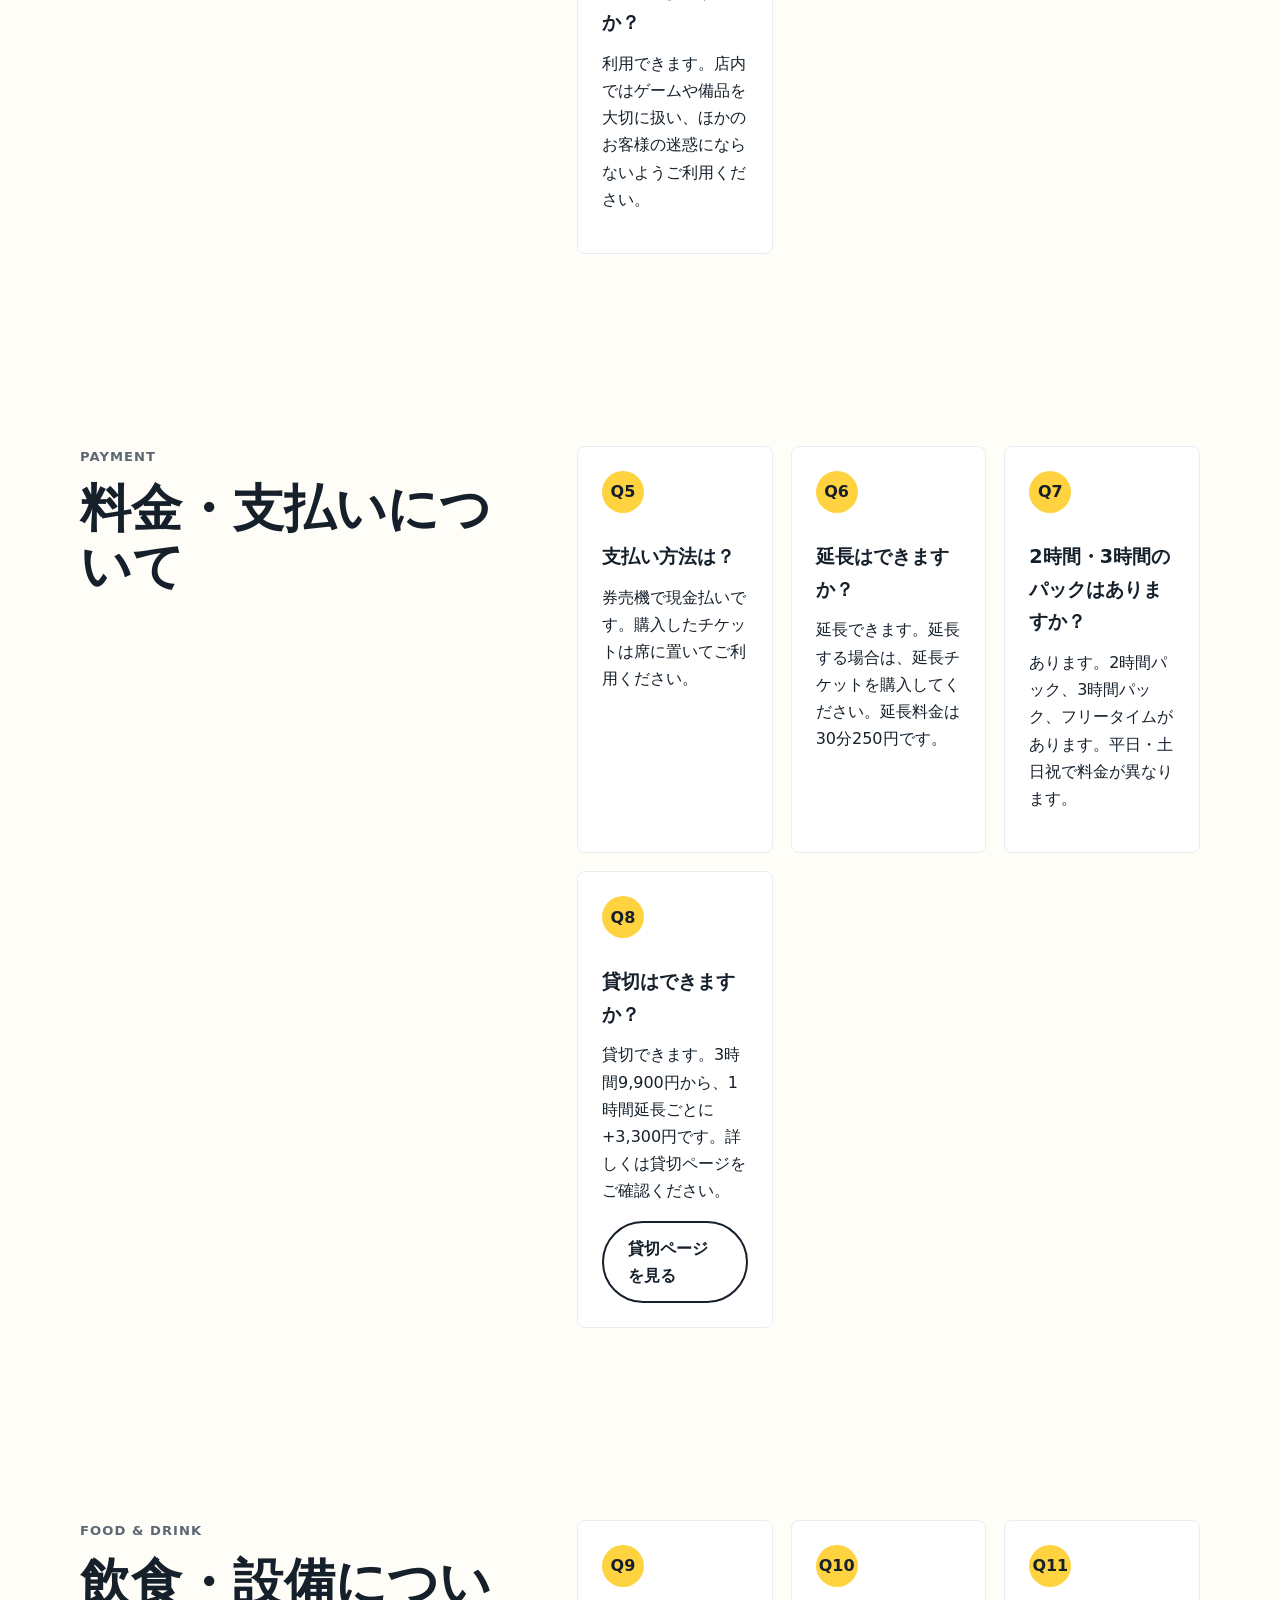
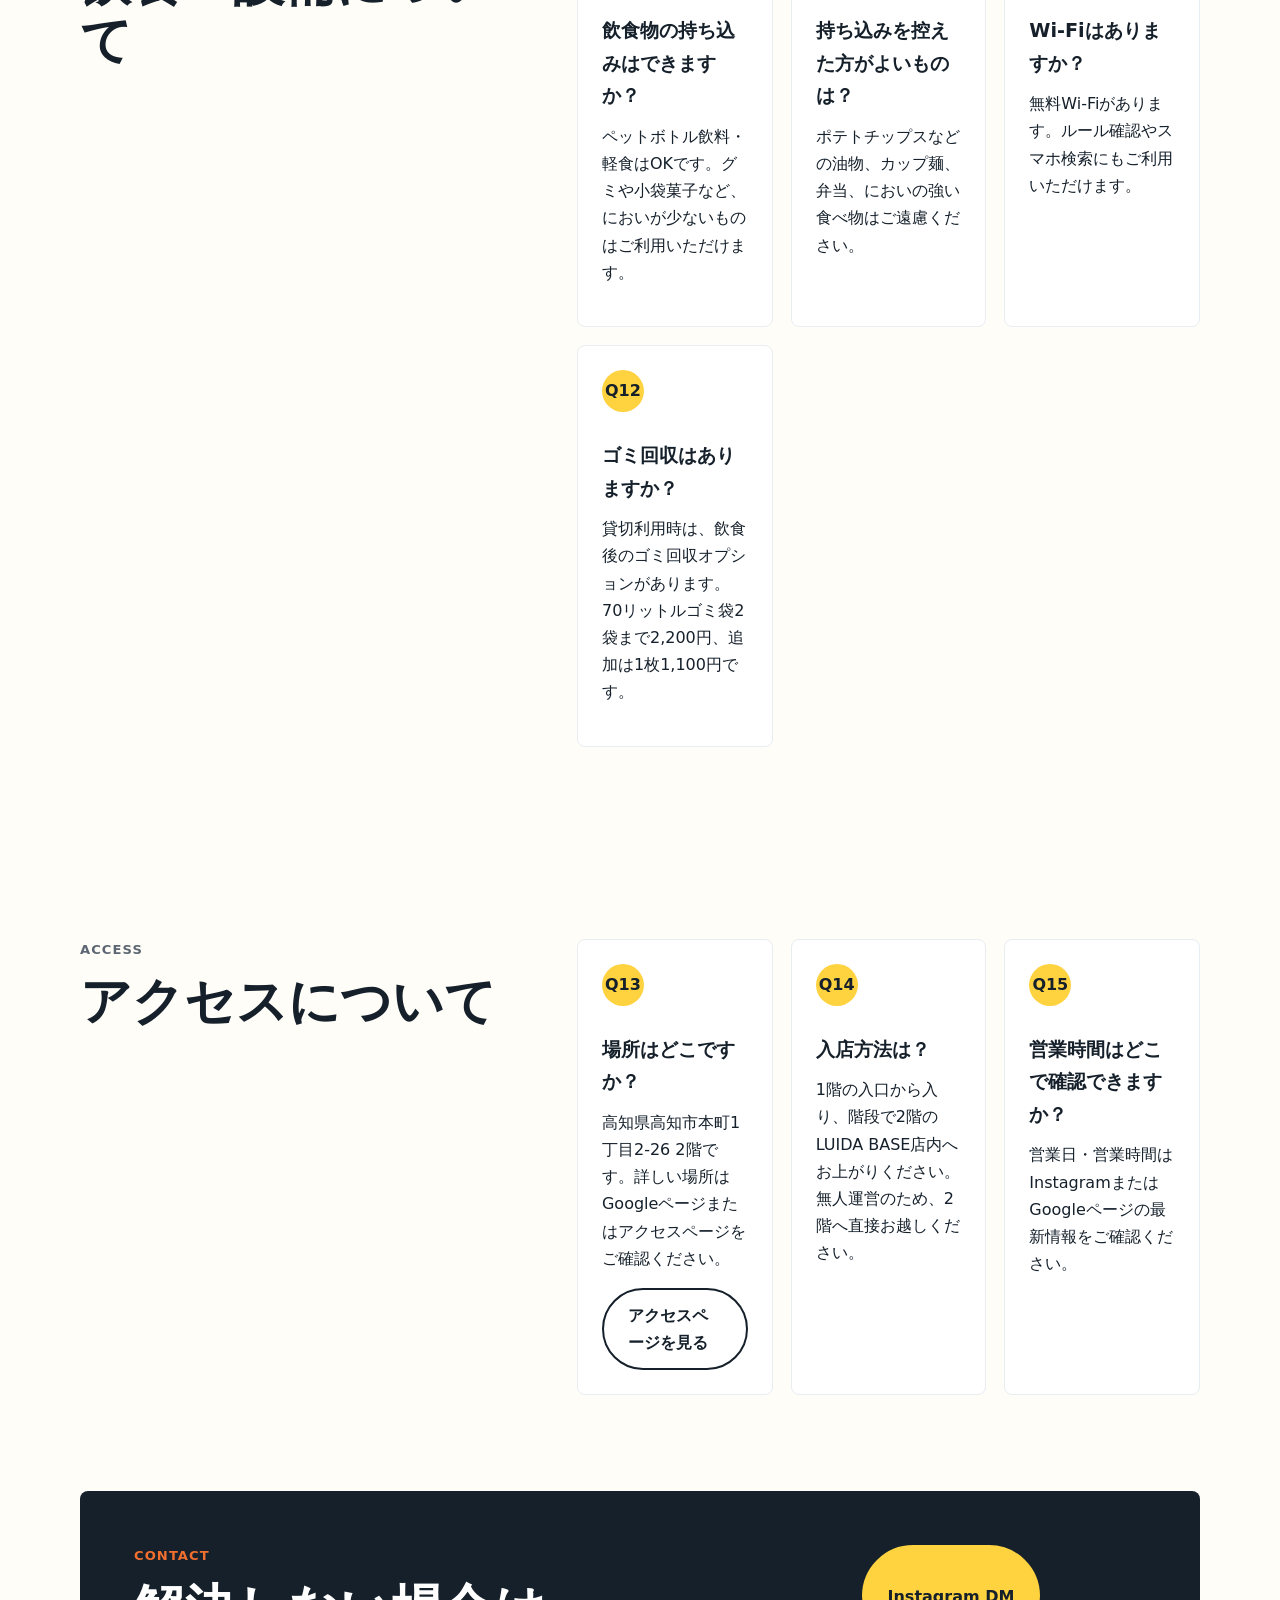
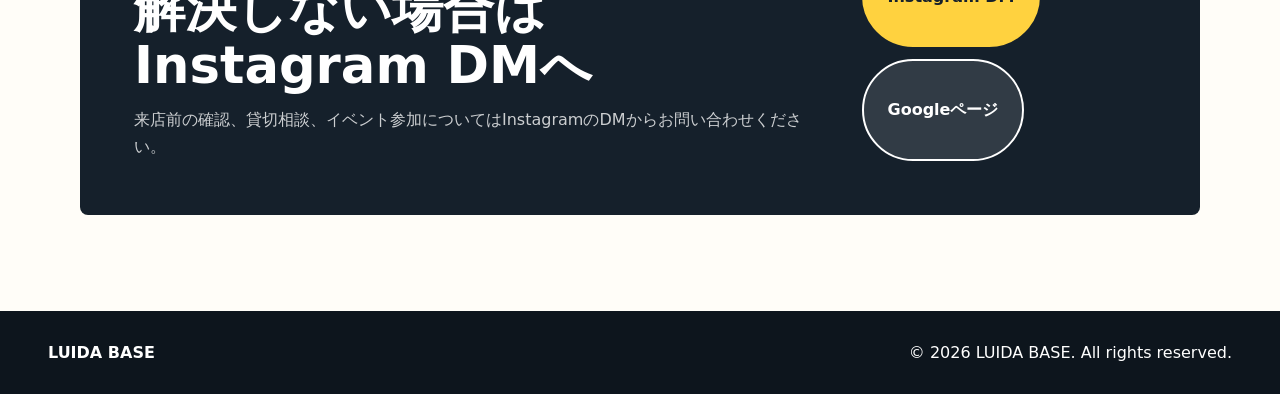
<file: faq.html>
<!doctype html>
<html lang="ja">
  <head>
    <meta charset="utf-8">
    <meta name="viewport" content="width=device-width, initial-scale=1">
    <title>よくある質問 | LUIDA BASE 高知のボードゲームカフェ</title>
    <meta
      name="description"
      content="高知市本町のボードゲームカフェ LUIDA BASEのよくある質問。予約、1人利用、支払い方法、飲食持ち込み、Wi-Fi、貸切、アクセス、初めての利用についてまとめています。"
    >
    <link rel="icon" type="image/svg+xml" href="./favicon.svg">
    <link rel="icon" type="image/png" href="./favicon.png">
    <link rel="apple-touch-icon" href="./favicon.png">
    <link rel="stylesheet" href="./style.css">
    <!-- Cloudflare Web Analytics -->
    <script type="module" src="https://static.cloudflareinsights.com/beacon.min.js" data-cf-beacon='{"token":"a13436e70f354d9ea78dab34c836ed6d"}'></script>
    <!-- End Cloudflare Web Analytics -->
  </head>
  <body>
    <header class="site-header" data-header>
      <a class="brand" href="./" aria-label="LUIDA BASE トップへ">
        <span class="brand-mark">LB</span>
        <span>
          <strong>LUIDA BASE</strong>
          <small>Board Game Cafe Kochi</small>
        </span>
      </a>
      <button class="nav-toggle" type="button" aria-label="メニューを開く" aria-expanded="false" aria-controls="site-nav" data-nav-toggle>
        <span></span>
        <span></span>
        <span></span>
      </button>
      <nav class="site-nav" id="site-nav" data-nav>
        <a href="./hajimete.html">初めての方へ</a>
        <a href="./games.html">ゲーム一覧</a>
        <a href="./#price">料金</a>
        <a href="./kashikiri.html">貸切</a>
        <a href="./access.html">アクセス</a>
        <a href="./faq.html">FAQ</a>
        <a class="nav-reserve" href="#reserve">問い合わせ</a>
      </nav>
    </header>

    <main id="top">
      <section class="hero">
        <img src="./assets/interior-main.jpg" alt="LUIDA BASEの店内。初めての方も利用しやすいボードゲームカフェ">
        <div class="hero-overlay"></div>
        <div class="hero-content">
          <p class="eyebrow">FAQ</p>
          <h1>よくある質問</h1>
          <p class="lead">
            予約なしで使えるか、1人でも大丈夫か、支払い方法や飲食ルールなど、
            来店前に気になりやすい内容をまとめました。
          </p>
          <div class="hero-actions">
            <a class="button primary" href="./hajimete.html">初めての方へ</a>
            <a class="button secondary" href="#reserve">問い合わせる</a>
          </div>
        </div>
      </section>

      <section class="notice-bar" aria-label="FAQの基本情報">
        <div>
          <strong>予約</strong>
          <span>通常利用は予約なしOK</span>
        </div>
        <div>
          <strong>支払い</strong>
          <span>券売機で現金払い</span>
        </div>
        <div>
          <strong>Wi-Fi</strong>
          <span>無料Wi-Fiあり</span>
        </div>
        <div>
          <strong>貸切</strong>
          <span>Instagram DMから相談</span>
        </div>
      </section>

      <section class="section intro" id="use">
        <div class="section-heading compact">
          <p class="eyebrow">BASIC</p>
          <h2>利用について</h2>
          <p>初めて来店する方が迷いやすい内容です。</p>
        </div>
        <div class="feature-grid">
          <article>
            <span>Q1</span>
            <h3>1人でも利用できますか？</h3>
            <p>はい、1人でも利用できます。短時間だけの利用も大丈夫です。まずは1時間利用からでも気軽にお越しください。</p>
          </article>
          <article>
            <span>Q2</span>
            <h3>予約は必要ですか？</h3>
            <p>通常利用は基本的に予約なしで利用できます。貸切や来店前の確認がある場合はInstagram DMからお願いします。</p>
          </article>
          <article>
            <span>Q3</span>
            <h3>初めてでも遊べますか？</h3>
            <p>はい、初心者向けのゲームもあります。ゲーム棚や案内POP、説明書を見ながら選べます。</p>
          </article>
          <article>
            <span>Q4</span>
            <h3>子ども連れでも利用できますか？</h3>
            <p>利用できます。店内ではゲームや備品を大切に扱い、ほかのお客様の迷惑にならないようご利用ください。</p>
          </article>
        </div>
      </section>

      <section class="section intro" id="payment">
        <div class="section-heading compact">
          <p class="eyebrow">PAYMENT</p>
          <h2>料金・支払いについて</h2>
        </div>
        <div class="feature-grid">
          <article>
            <span>Q5</span>
            <h3>支払い方法は？</h3>
            <p>券売機で現金払いです。購入したチケットは席に置いてご利用ください。</p>
          </article>
          <article>
            <span>Q6</span>
            <h3>延長はできますか？</h3>
            <p>延長できます。延長する場合は、延長チケットを購入してください。延長料金は30分250円です。</p>
          </article>
          <article>
            <span>Q7</span>
            <h3>2時間・3時間のパックはありますか？</h3>
            <p>あります。2時間パック、3時間パック、フリータイムがあります。平日・土日祝で料金が異なります。</p>
          </article>
          <article>
            <span>Q8</span>
            <h3>貸切はできますか？</h3>
            <p>貸切できます。3時間9,900円から、1時間延長ごとに+3,300円です。詳しくは貸切ページをご確認ください。</p>
            <a class="button secondary" href="./kashikiri.html">貸切ページを見る</a>
          </article>
        </div>
      </section>

      <section class="section intro" id="food">
        <div class="section-heading compact">
          <p class="eyebrow">FOOD & DRINK</p>
          <h2>飲食・設備について</h2>
        </div>
        <div class="feature-grid">
          <article>
            <span>Q9</span>
            <h3>飲食物の持ち込みはできますか？</h3>
            <p>ペットボトル飲料・軽食はOKです。グミや小袋菓子など、においが少ないものはご利用いただけます。</p>
          </article>
          <article>
            <span>Q10</span>
            <h3>持ち込みを控えた方がよいものは？</h3>
            <p>ポテトチップスなどの油物、カップ麺、弁当、においの強い食べ物はご遠慮ください。</p>
          </article>
          <article>
            <span>Q11</span>
            <h3>Wi-Fiはありますか？</h3>
            <p>無料Wi-Fiがあります。ルール確認やスマホ検索にもご利用いただけます。</p>
          </article>
          <article>
            <span>Q12</span>
            <h3>ゴミ回収はありますか？</h3>
            <p>貸切利用時は、飲食後のゴミ回収オプションがあります。70リットルゴミ袋2袋まで2,200円、追加は1枚1,100円です。</p>
          </article>
        </div>
      </section>

      <section class="section intro" id="access-faq">
        <div class="section-heading compact">
          <p class="eyebrow">ACCESS</p>
          <h2>アクセスについて</h2>
        </div>
        <div class="feature-grid">
          <article>
            <span>Q13</span>
            <h3>場所はどこですか？</h3>
            <p>高知県高知市本町1丁目2-26 2階です。詳しい場所はGoogleページまたはアクセスページをご確認ください。</p>
            <a class="button secondary" href="./access.html">アクセスページを見る</a>
          </article>
          <article>
            <span>Q14</span>
            <h3>入店方法は？</h3>
            <p>1階の入口から入り、階段で2階のLUIDA BASE店内へお上がりください。無人運営のため、2階へ直接お越しください。</p>
          </article>
          <article>
            <span>Q15</span>
            <h3>営業時間はどこで確認できますか？</h3>
            <p>営業日・営業時間はInstagramまたはGoogleページの最新情報をご確認ください。</p>
          </article>
        </div>
      </section>

      <section class="reserve" id="reserve">
        <div>
          <p class="eyebrow">CONTACT</p>
          <h2>解決しない場合はInstagram DMへ</h2>
          <p>来店前の確認、貸切相談、イベント参加についてはInstagramのDMからお問い合わせください。</p>
        </div>
        <div class="reserve-actions">
          <a class="button primary" href="https://www.instagram.com/luidabase/" target="_blank" rel="noreferrer">Instagram DM</a>
          <a class="button secondary" href="https://www.google.com/search?q=LUIDA+BASE+%E9%AB%98%E7%9F%A5" target="_blank" rel="noreferrer">Googleページ</a>
        </div>
      </section>
    </main>

    <footer class="site-footer">
      <strong>LUIDA BASE</strong>
      <span>© 2026 LUIDA BASE. All rights reserved.</span>
    </footer>

    <script src="./script.js"></script>
  </body>
</html>
</file>
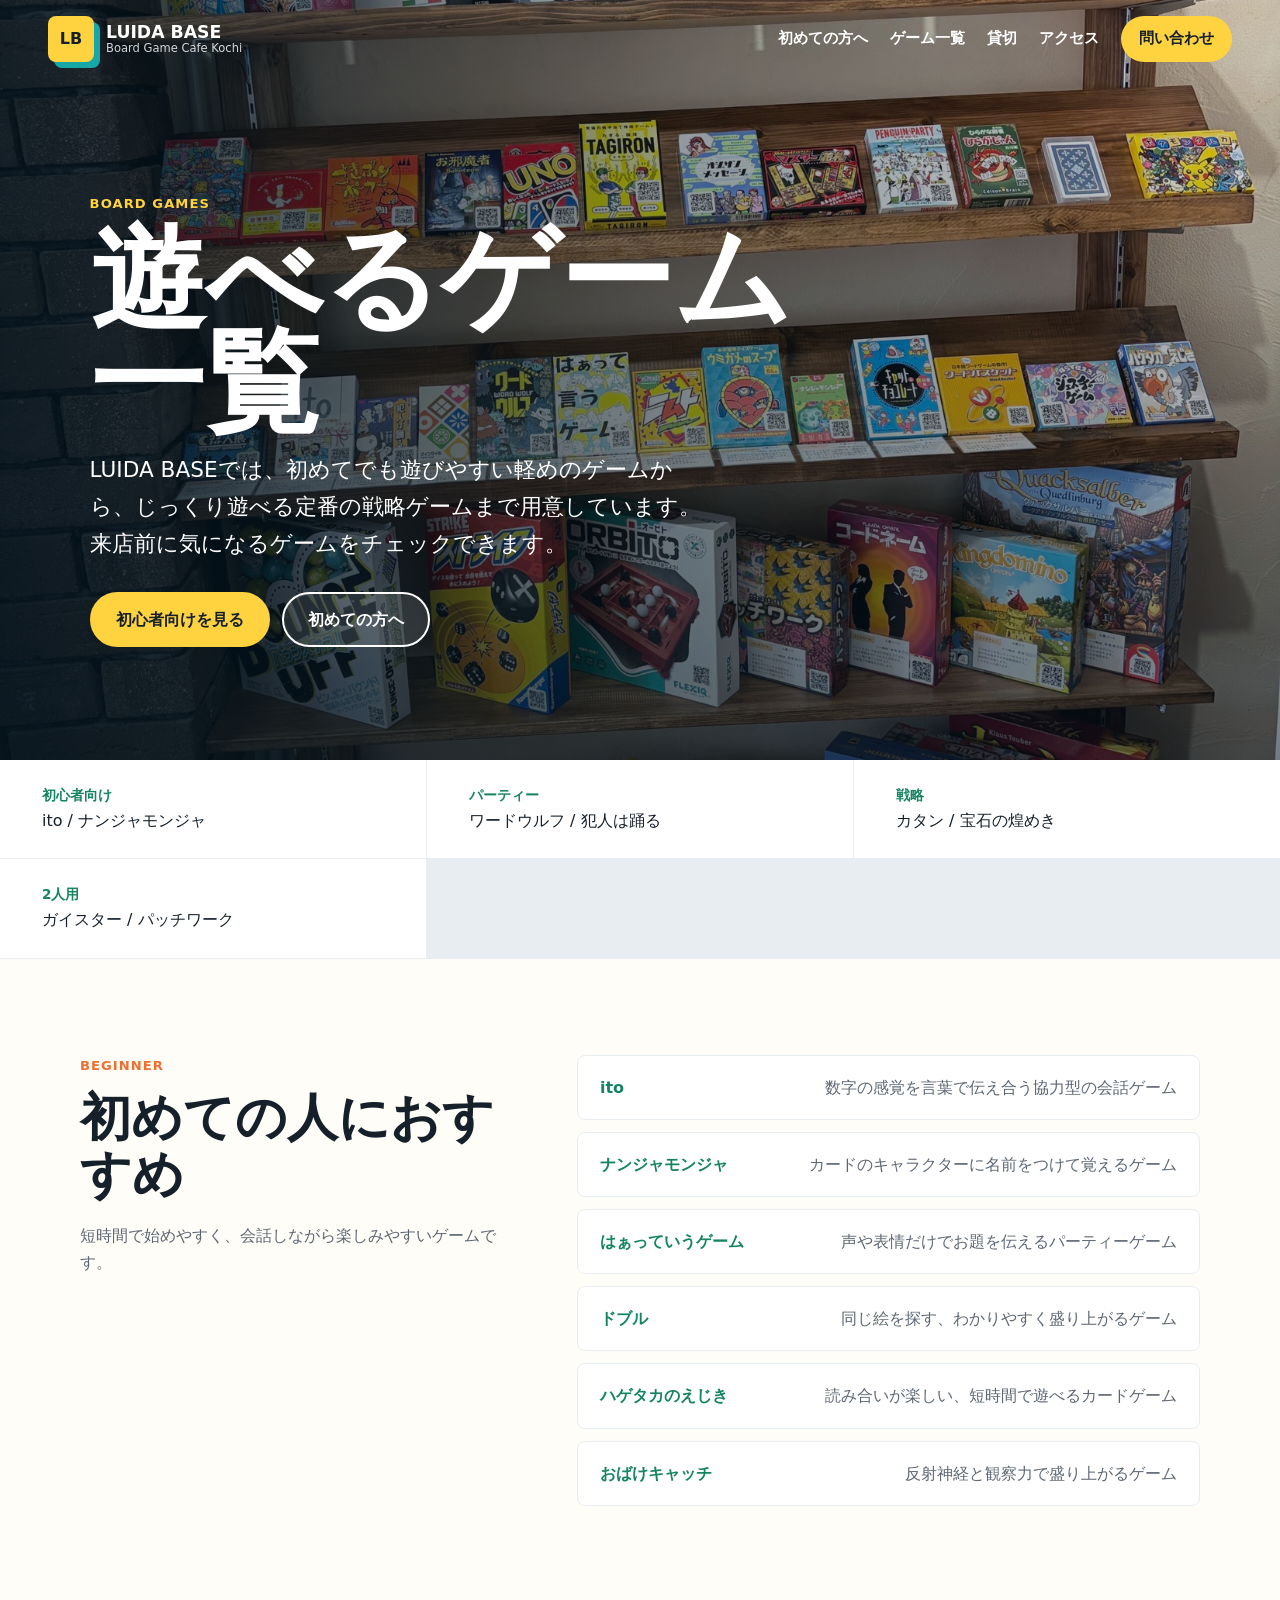
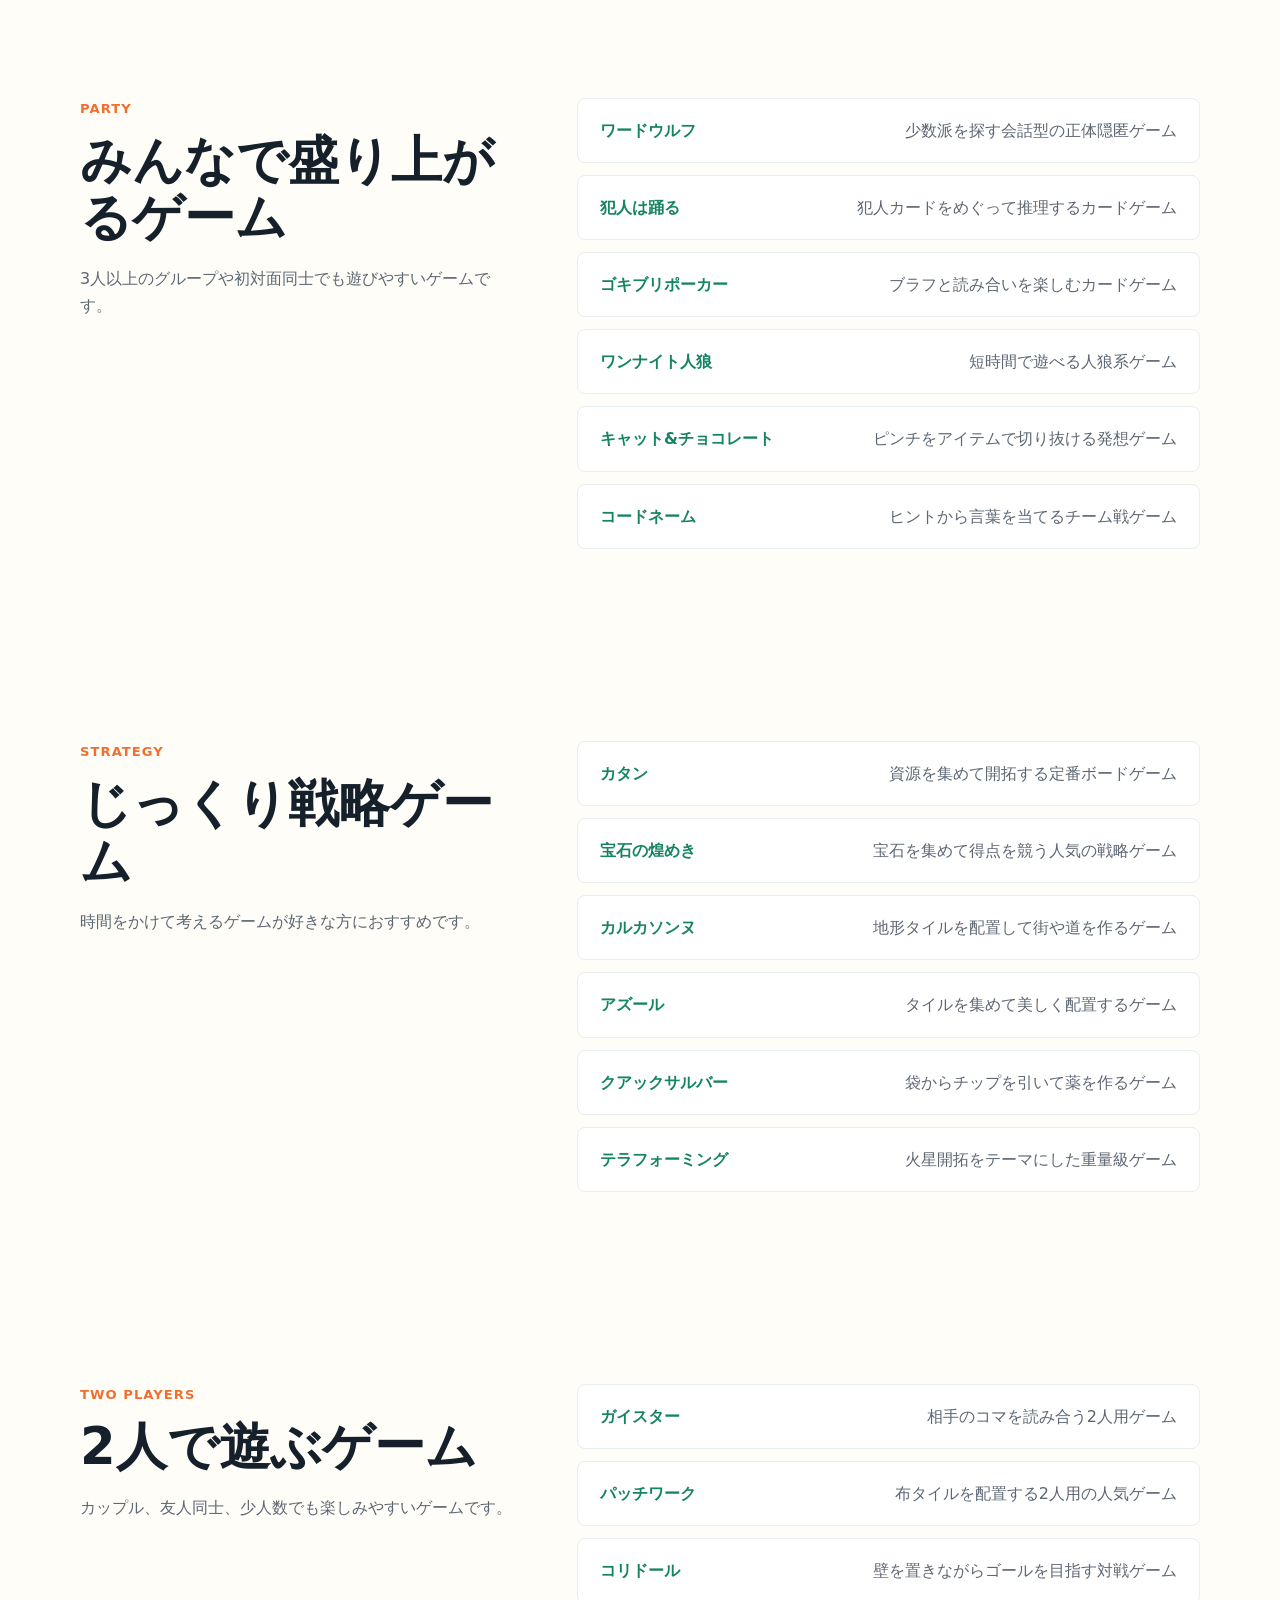
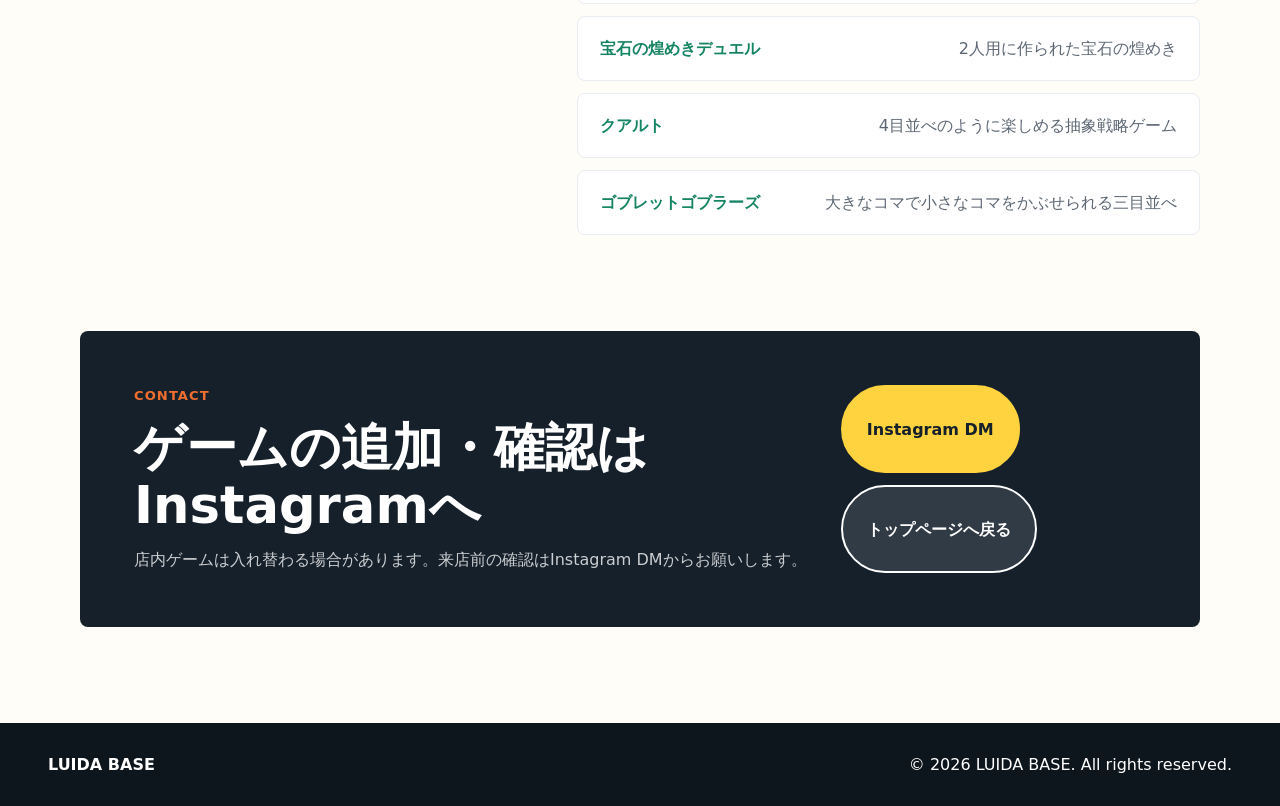
<file: games.html>
<!doctype html>
<html lang="ja">
  <head>
    <meta charset="utf-8">
    <meta name="viewport" content="width=device-width, initial-scale=1">
    <title>遊べるゲーム一覧 | LUIDA BASE 高知のボードゲームカフェ</title>
    <meta
      name="description"
      content="高知市本町のボードゲームカフェ LUIDA BASEで遊べるゲーム一覧。ito、ナンジャモンジャ、カタン、宝石の煌めき、カルカソンヌなど、初心者向けからじっくり戦略ゲームまで紹介します。"
    >
    <link rel="icon" type="image/svg+xml" href="./favicon.svg">
    <link rel="icon" type="image/png" href="./favicon.png">
    <link rel="apple-touch-icon" href="./favicon.png">
    <link rel="stylesheet" href="./style.css">
    <!-- Cloudflare Web Analytics -->
    <script type="module" src="https://static.cloudflareinsights.com/beacon.min.js" data-cf-beacon='{"token":"a13436e70f354d9ea78dab34c836ed6d"}'></script>
    <!-- End Cloudflare Web Analytics -->
  </head>
  <body>
    <header class="site-header" data-header>
      <a class="brand" href="./" aria-label="LUIDA BASE トップへ">
        <span class="brand-mark">LB</span>
        <span>
          <strong>LUIDA BASE</strong>
          <small>Board Game Cafe Kochi</small>
        </span>
      </a>
      <button class="nav-toggle" type="button" aria-label="メニューを開く" aria-expanded="false" aria-controls="site-nav" data-nav-toggle>
        <span></span>
        <span></span>
        <span></span>
      </button>
      <nav class="site-nav" id="site-nav" data-nav>
        <a href="./hajimete.html">初めての方へ</a>
        <a href="./games.html">ゲーム一覧</a>
        <a href="./kashikiri.html">貸切</a>
        <a href="./access.html">アクセス</a>
        <a class="nav-reserve" href="#reserve">問い合わせ</a>
      </nav>
    </header>

    <main id="top">
      <section class="hero">
        <img src="./assets/game-shelf.jpg" alt="LUIDA BASEのボードゲーム棚。高知で遊べるボードゲームが並ぶ">
        <div class="hero-overlay"></div>
        <div class="hero-content">
          <p class="eyebrow">BOARD GAMES</p>
          <h1>遊べるゲーム一覧</h1>
          <p class="lead">
            LUIDA BASEでは、初めてでも遊びやすい軽めのゲームから、じっくり遊べる定番の戦略ゲームまで用意しています。
            来店前に気になるゲームをチェックできます。
          </p>
          <div class="hero-actions">
            <a class="button primary" href="#beginner">初心者向けを見る</a>
            <a class="button secondary" href="./hajimete.html">初めての方へ</a>
          </div>
        </div>
      </section>

      <section class="notice-bar" aria-label="ゲーム一覧の基本情報">
        <div>
          <strong>初心者向け</strong>
          <span>ito / ナンジャモンジャ</span>
        </div>
        <div>
          <strong>パーティー</strong>
          <span>ワードウルフ / 犯人は踊る</span>
        </div>
        <div>
          <strong>戦略</strong>
          <span>カタン / 宝石の煌めき</span>
        </div>
        <div>
          <strong>2人用</strong>
          <span>ガイスター / パッチワーク</span>
        </div>
      </section>

      <section class="section intro" id="beginner">
        <div class="section-copy">
          <p class="eyebrow">BEGINNER</p>
          <h2>初めての人におすすめ</h2>
          <p>短時間で始めやすく、会話しながら楽しみやすいゲームです。</p>
        </div>
        <div class="game-list">
          <article><strong>ito</strong><span>数字の感覚を言葉で伝え合う協力型の会話ゲーム</span></article>
          <article><strong>ナンジャモンジャ</strong><span>カードのキャラクターに名前をつけて覚えるゲーム</span></article>
          <article><strong>はぁっていうゲーム</strong><span>声や表情だけでお題を伝えるパーティーゲーム</span></article>
          <article><strong>ドブル</strong><span>同じ絵を探す、わかりやすく盛り上がるゲーム</span></article>
          <article><strong>ハゲタカのえじき</strong><span>読み合いが楽しい、短時間で遊べるカードゲーム</span></article>
          <article><strong>おばけキャッチ</strong><span>反射神経と観察力で盛り上がるゲーム</span></article>
        </div>
      </section>

      <section class="section intro" id="party">
        <div class="section-copy">
          <p class="eyebrow">PARTY</p>
          <h2>みんなで盛り上がるゲーム</h2>
          <p>3人以上のグループや初対面同士でも遊びやすいゲームです。</p>
        </div>
        <div class="game-list">
          <article><strong>ワードウルフ</strong><span>少数派を探す会話型の正体隠匿ゲーム</span></article>
          <article><strong>犯人は踊る</strong><span>犯人カードをめぐって推理するカードゲーム</span></article>
          <article><strong>ゴキブリポーカー</strong><span>ブラフと読み合いを楽しむカードゲーム</span></article>
          <article><strong>ワンナイト人狼</strong><span>短時間で遊べる人狼系ゲーム</span></article>
          <article><strong>キャット&チョコレート</strong><span>ピンチをアイテムで切り抜ける発想ゲーム</span></article>
          <article><strong>コードネーム</strong><span>ヒントから言葉を当てるチーム戦ゲーム</span></article>
        </div>
      </section>

      <section class="section intro" id="strategy">
        <div class="section-copy">
          <p class="eyebrow">STRATEGY</p>
          <h2>じっくり戦略ゲーム</h2>
          <p>時間をかけて考えるゲームが好きな方におすすめです。</p>
        </div>
        <div class="game-list">
          <article><strong>カタン</strong><span>資源を集めて開拓する定番ボードゲーム</span></article>
          <article><strong>宝石の煌めき</strong><span>宝石を集めて得点を競う人気の戦略ゲーム</span></article>
          <article><strong>カルカソンヌ</strong><span>地形タイルを配置して街や道を作るゲーム</span></article>
          <article><strong>アズール</strong><span>タイルを集めて美しく配置するゲーム</span></article>
          <article><strong>クアックサルバー</strong><span>袋からチップを引いて薬を作るゲーム</span></article>
          <article><strong>テラフォーミング</strong><span>火星開拓をテーマにした重量級ゲーム</span></article>
        </div>
      </section>

      <section class="section intro" id="two-player">
        <div class="section-copy">
          <p class="eyebrow">TWO PLAYERS</p>
          <h2>2人で遊ぶゲーム</h2>
          <p>カップル、友人同士、少人数でも楽しみやすいゲームです。</p>
        </div>
        <div class="game-list">
          <article><strong>ガイスター</strong><span>相手のコマを読み合う2人用ゲーム</span></article>
          <article><strong>パッチワーク</strong><span>布タイルを配置する2人用の人気ゲーム</span></article>
          <article><strong>コリドール</strong><span>壁を置きながらゴールを目指す対戦ゲーム</span></article>
          <article><strong>宝石の煌めきデュエル</strong><span>2人用に作られた宝石の煌めき</span></article>
          <article><strong>クアルト</strong><span>4目並べのように楽しめる抽象戦略ゲーム</span></article>
          <article><strong>ゴブレットゴブラーズ</strong><span>大きなコマで小さなコマをかぶせられる三目並べ</span></article>
        </div>
      </section>

      <section class="reserve" id="reserve">
        <div>
          <p class="eyebrow">CONTACT</p>
          <h2>ゲームの追加・確認はInstagramへ</h2>
          <p>店内ゲームは入れ替わる場合があります。来店前の確認はInstagram DMからお願いします。</p>
        </div>
        <div class="reserve-actions">
          <a class="button primary" href="https://www.instagram.com/luidabase/" target="_blank" rel="noreferrer">Instagram DM</a>
          <a class="button secondary" href="./">トップページへ戻る</a>
        </div>
      </section>
    </main>

    <footer class="site-footer">
      <strong>LUIDA BASE</strong>
      <span>© 2026 LUIDA BASE. All rights reserved.</span>
    </footer>

    <script src="./script.js"></script>
  </body>
</html>
</file>
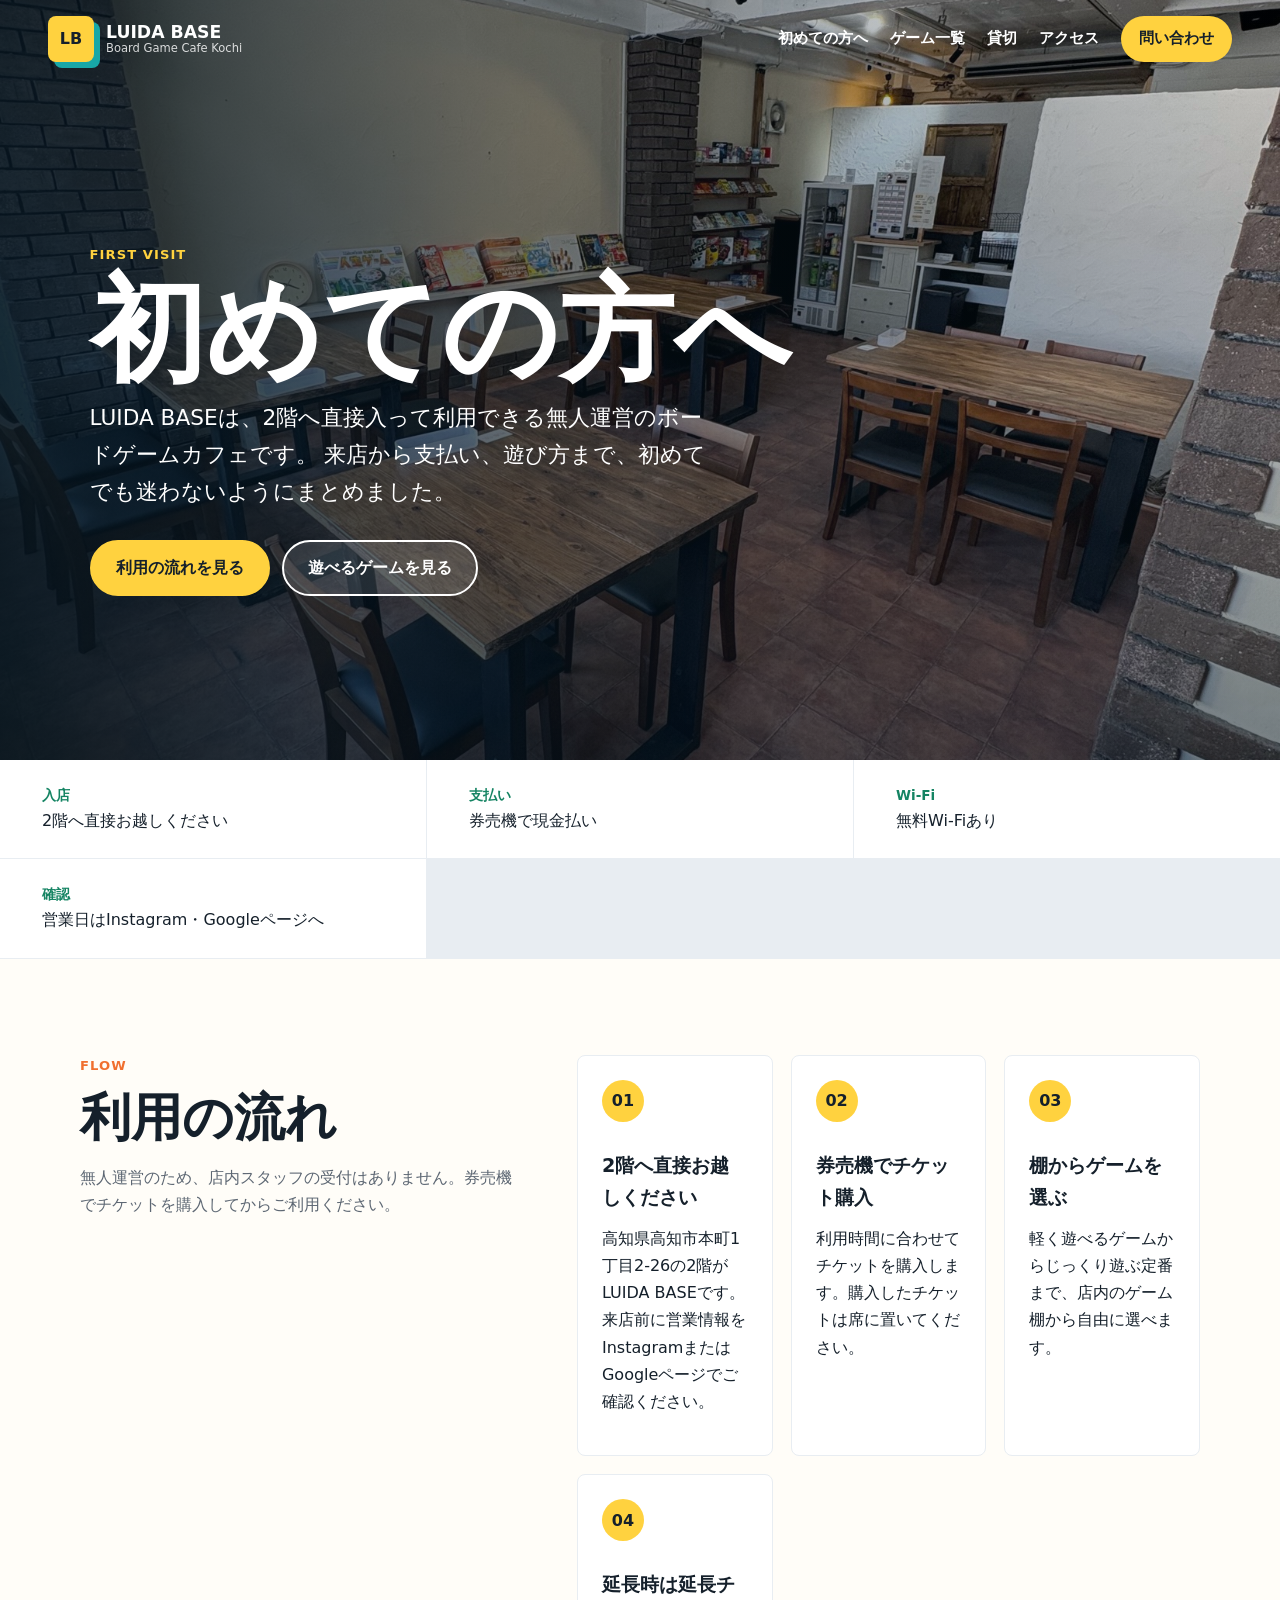
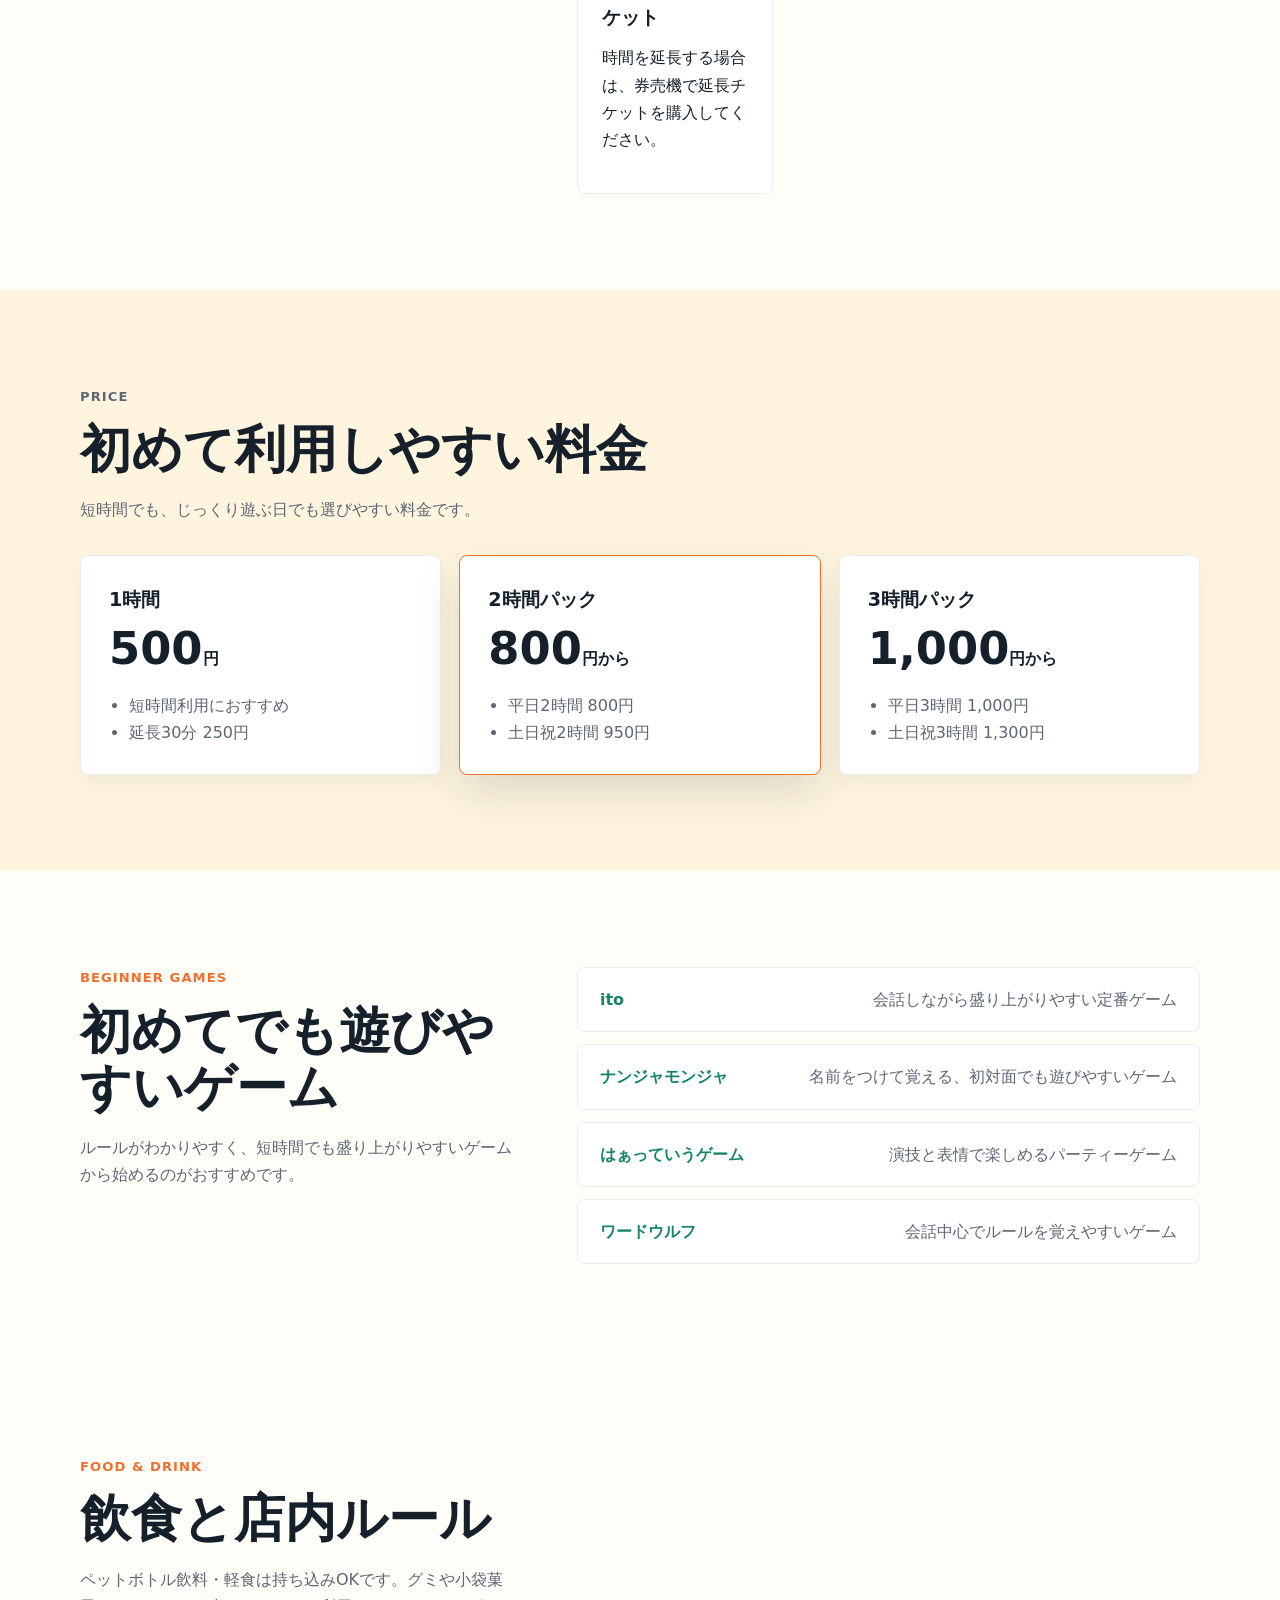
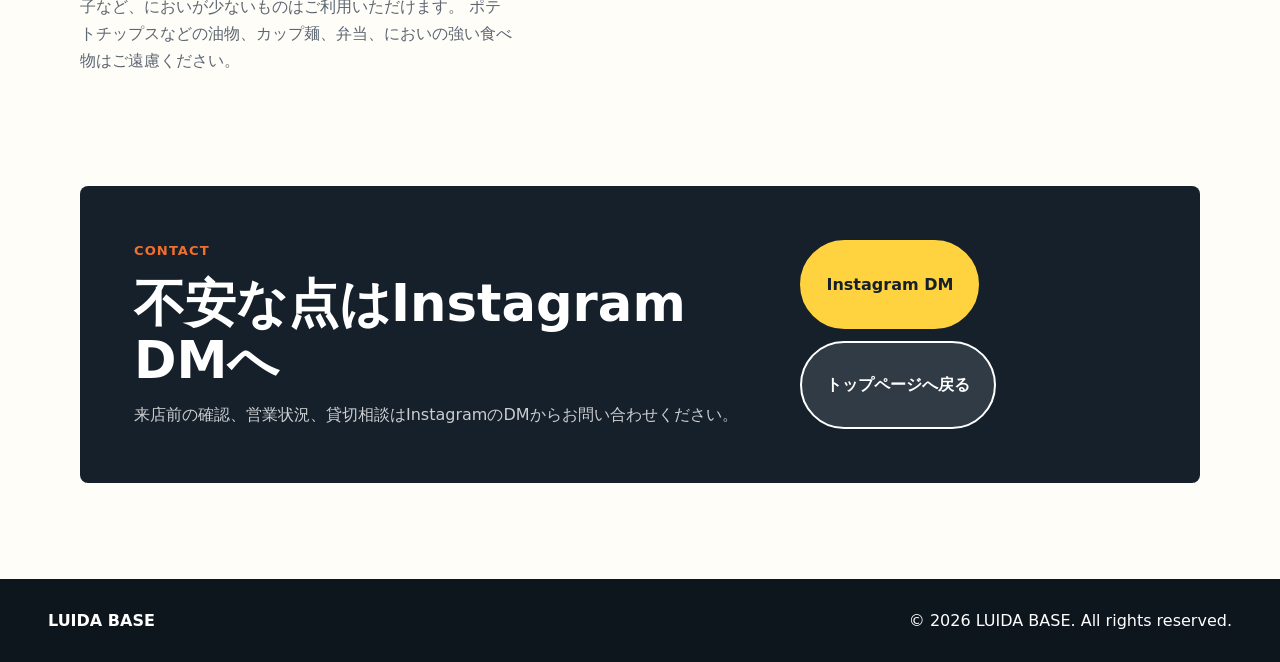
<file: hajimete.html>
<!doctype html>
<html lang="ja">
  <head>
    <meta charset="utf-8">
    <meta name="viewport" content="width=device-width, initial-scale=1">
    <title>初めての方へ | LUIDA BASE 高知のボードゲームカフェ</title>
    <meta
      name="description"
      content="高知市本町の無人ボードゲームカフェ LUIDA BASEを初めて利用する方向けの案内。2階への入り方、券売機での支払い、遊び方、飲食ルール、無料Wi-Fiをわかりやすくまとめました。"
    >
    <link rel="icon" type="image/svg+xml" href="./favicon.svg">
    <link rel="icon" type="image/png" href="./favicon.png">
    <link rel="apple-touch-icon" href="./favicon.png">
    <link rel="stylesheet" href="./style.css">
    <!-- Cloudflare Web Analytics -->
    <script type="module" src="https://static.cloudflareinsights.com/beacon.min.js" data-cf-beacon='{"token":"a13436e70f354d9ea78dab34c836ed6d"}'></script>
    <!-- End Cloudflare Web Analytics -->
  </head>
  <body>
    <header class="site-header" data-header>
      <a class="brand" href="./" aria-label="LUIDA BASE トップへ">
        <span class="brand-mark">LB</span>
        <span>
          <strong>LUIDA BASE</strong>
          <small>Board Game Cafe Kochi</small>
        </span>
      </a>
      <button class="nav-toggle" type="button" aria-label="メニューを開く" aria-expanded="false" aria-controls="site-nav" data-nav-toggle>
        <span></span>
        <span></span>
        <span></span>
      </button>
      <nav class="site-nav" id="site-nav" data-nav>
        <a href="./hajimete.html">初めての方へ</a>
        <a href="./games.html">ゲーム一覧</a>
        <a href="./kashikiri.html">貸切</a>
        <a href="./access.html">アクセス</a>
        <a class="nav-reserve" href="#reserve">問い合わせ</a>
      </nav>
    </header>

    <main id="top">
      <section class="hero">
        <img src="./assets/interior-main.jpg" alt="LUIDA BASEの店内。初めての方でも入りやすい高知のボードゲームカフェ">
        <div class="hero-overlay"></div>
        <div class="hero-content">
          <p class="eyebrow">FIRST VISIT</p>
          <h1>初めての方へ</h1>
          <p class="lead">
            LUIDA BASEは、2階へ直接入って利用できる無人運営のボードゲームカフェです。
            来店から支払い、遊び方まで、初めてでも迷わないようにまとめました。
          </p>
          <div class="hero-actions">
            <a class="button primary" href="#flow">利用の流れを見る</a>
            <a class="button secondary" href="./games.html">遊べるゲームを見る</a>
          </div>
        </div>
      </section>

      <section class="notice-bar" aria-label="初めての方への基本情報">
        <div>
          <strong>入店</strong>
          <span>2階へ直接お越しください</span>
        </div>
        <div>
          <strong>支払い</strong>
          <span>券売機で現金払い</span>
        </div>
        <div>
          <strong>Wi-Fi</strong>
          <span>無料Wi-Fiあり</span>
        </div>
        <div>
          <strong>確認</strong>
          <span>営業日はInstagram・Googleページへ</span>
        </div>
      </section>

      <section class="section intro" id="flow">
        <div class="section-copy">
          <p class="eyebrow">FLOW</p>
          <h2>利用の流れ</h2>
          <p>無人運営のため、店内スタッフの受付はありません。券売機でチケットを購入してからご利用ください。</p>
        </div>
        <div class="feature-grid">
          <article>
            <span>01</span>
            <h3>2階へ直接お越しください</h3>
            <p>高知県高知市本町1丁目2-26の2階がLUIDA BASEです。来店前に営業情報をInstagramまたはGoogleページでご確認ください。</p>
          </article>
          <article>
            <span>02</span>
            <h3>券売機でチケット購入</h3>
            <p>利用時間に合わせてチケットを購入します。購入したチケットは席に置いてください。</p>
          </article>
          <article>
            <span>03</span>
            <h3>棚からゲームを選ぶ</h3>
            <p>軽く遊べるゲームからじっくり遊ぶ定番まで、店内のゲーム棚から自由に選べます。</p>
          </article>
          <article>
            <span>04</span>
            <h3>延長時は延長チケット</h3>
            <p>時間を延長する場合は、券売機で延長チケットを購入してください。</p>
          </article>
        </div>
      </section>

      <section class="section price-section" id="price">
        <div class="section-heading">
          <p class="eyebrow">PRICE</p>
          <h2>初めて利用しやすい料金</h2>
          <p>短時間でも、じっくり遊ぶ日でも選びやすい料金です。</p>
        </div>
        <div class="price-grid">
          <article class="price-card">
            <h3>1時間</h3>
            <p class="price"><span>500</span>円</p>
            <ul>
              <li>短時間利用におすすめ</li>
              <li>延長30分 250円</li>
            </ul>
          </article>
          <article class="price-card featured">
            <h3>2時間パック</h3>
            <p class="price"><span>800</span>円から</p>
            <ul>
              <li>平日2時間 800円</li>
              <li>土日祝2時間 950円</li>
            </ul>
          </article>
          <article class="price-card">
            <h3>3時間パック</h3>
            <p class="price"><span>1,000</span>円から</p>
            <ul>
              <li>平日3時間 1,000円</li>
              <li>土日祝3時間 1,300円</li>
            </ul>
          </article>
        </div>
      </section>

      <section class="section intro" id="beginner-games">
        <div class="section-copy">
          <p class="eyebrow">BEGINNER GAMES</p>
          <h2>初めてでも遊びやすいゲーム</h2>
          <p>ルールがわかりやすく、短時間でも盛り上がりやすいゲームから始めるのがおすすめです。</p>
        </div>
        <div class="game-list">
          <article>
            <strong>ito</strong>
            <span>会話しながら盛り上がりやすい定番ゲーム</span>
          </article>
          <article>
            <strong>ナンジャモンジャ</strong>
            <span>名前をつけて覚える、初対面でも遊びやすいゲーム</span>
          </article>
          <article>
            <strong>はぁっていうゲーム</strong>
            <span>演技と表情で楽しめるパーティーゲーム</span>
          </article>
          <article>
            <strong>ワードウルフ</strong>
            <span>会話中心でルールを覚えやすいゲーム</span>
          </article>
        </div>
      </section>

      <section class="section intro" id="rules">
        <div class="section-copy">
          <p class="eyebrow">FOOD & DRINK</p>
          <h2>飲食と店内ルール</h2>
          <p>
            ペットボトル飲料・軽食は持ち込みOKです。グミや小袋菓子など、においが少ないものはご利用いただけます。
            ポテトチップスなどの油物、カップ麺、弁当、においの強い食べ物はご遠慮ください。
          </p>
        </div>
      </section>

      <section class="reserve" id="reserve">
        <div>
          <p class="eyebrow">CONTACT</p>
          <h2>不安な点はInstagram DMへ</h2>
          <p>来店前の確認、営業状況、貸切相談はInstagramのDMからお問い合わせください。</p>
        </div>
        <div class="reserve-actions">
          <a class="button primary" href="https://www.instagram.com/luidabase/" target="_blank" rel="noreferrer">Instagram DM</a>
          <a class="button secondary" href="./">トップページへ戻る</a>
        </div>
      </section>
    </main>

    <footer class="site-footer">
      <strong>LUIDA BASE</strong>
      <span>© 2026 LUIDA BASE. All rights reserved.</span>
    </footer>

    <script src="./script.js"></script>
  </body>
</html>
</file>
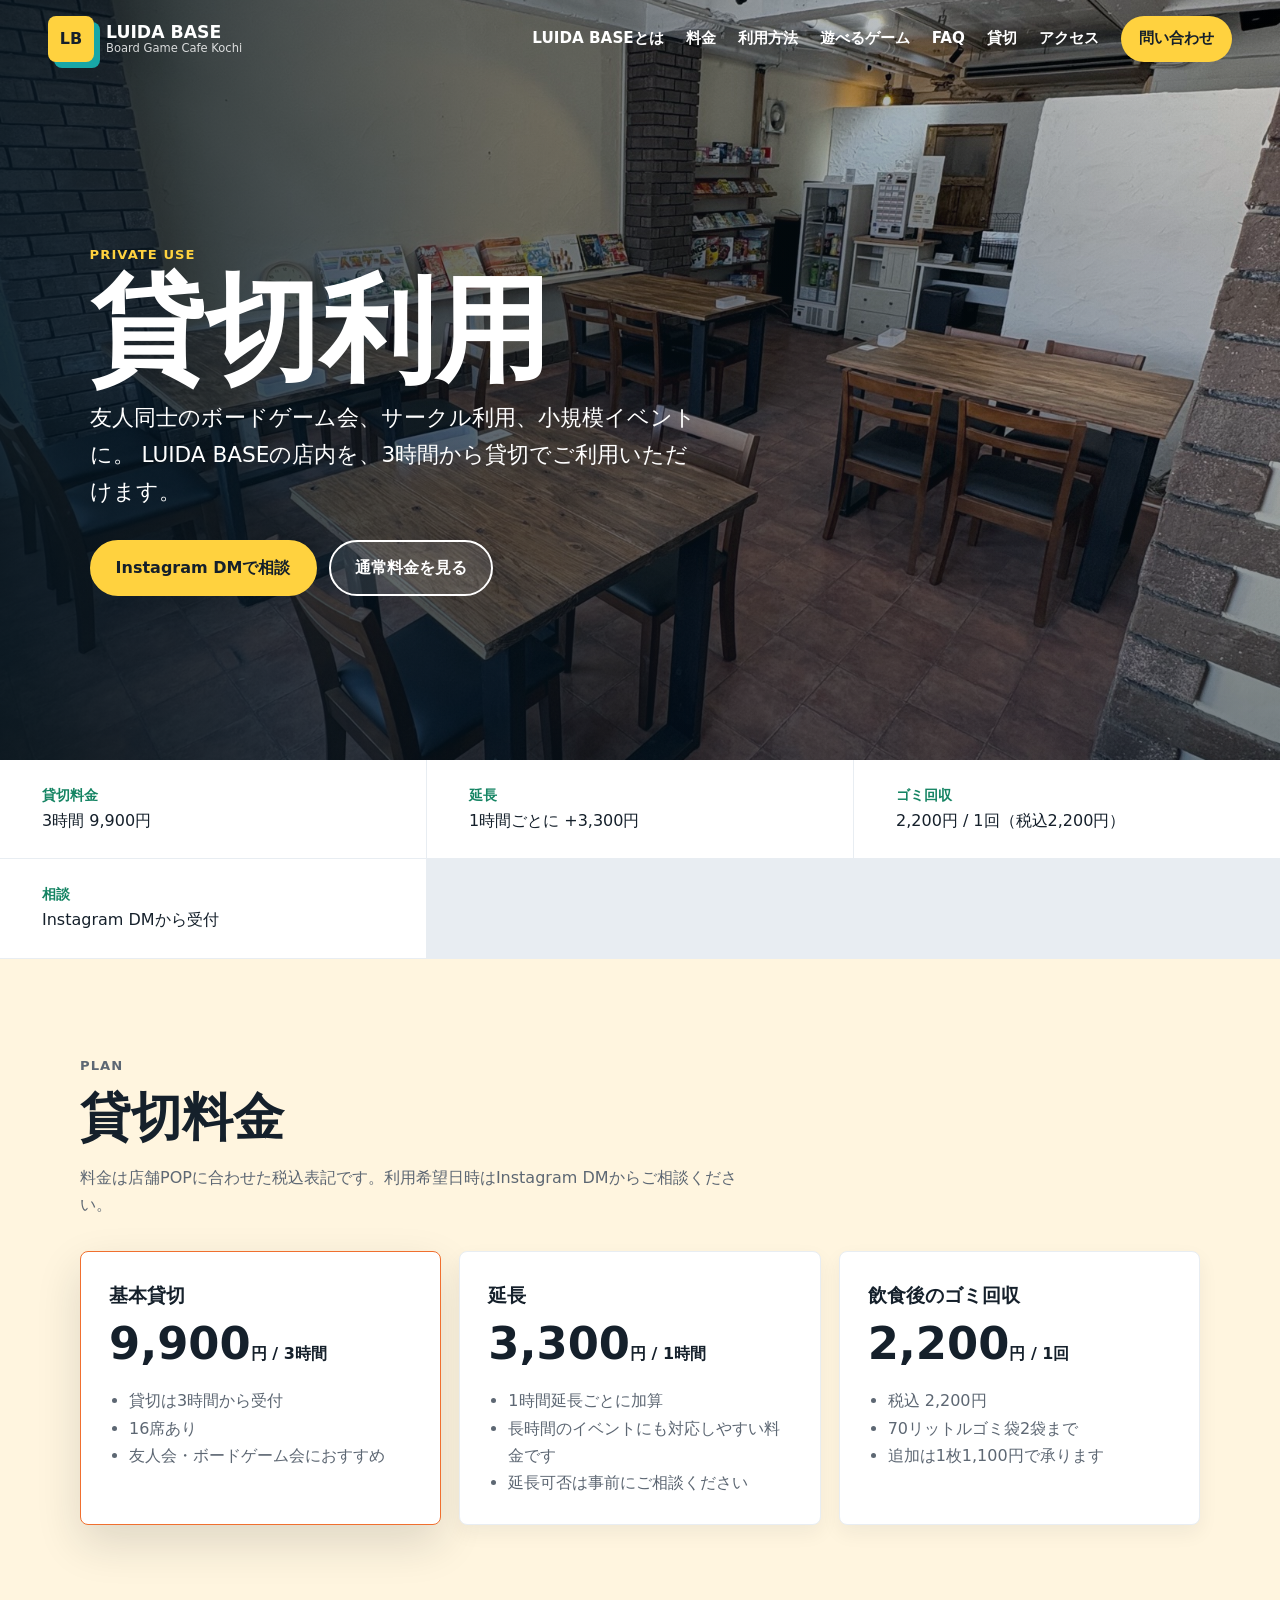
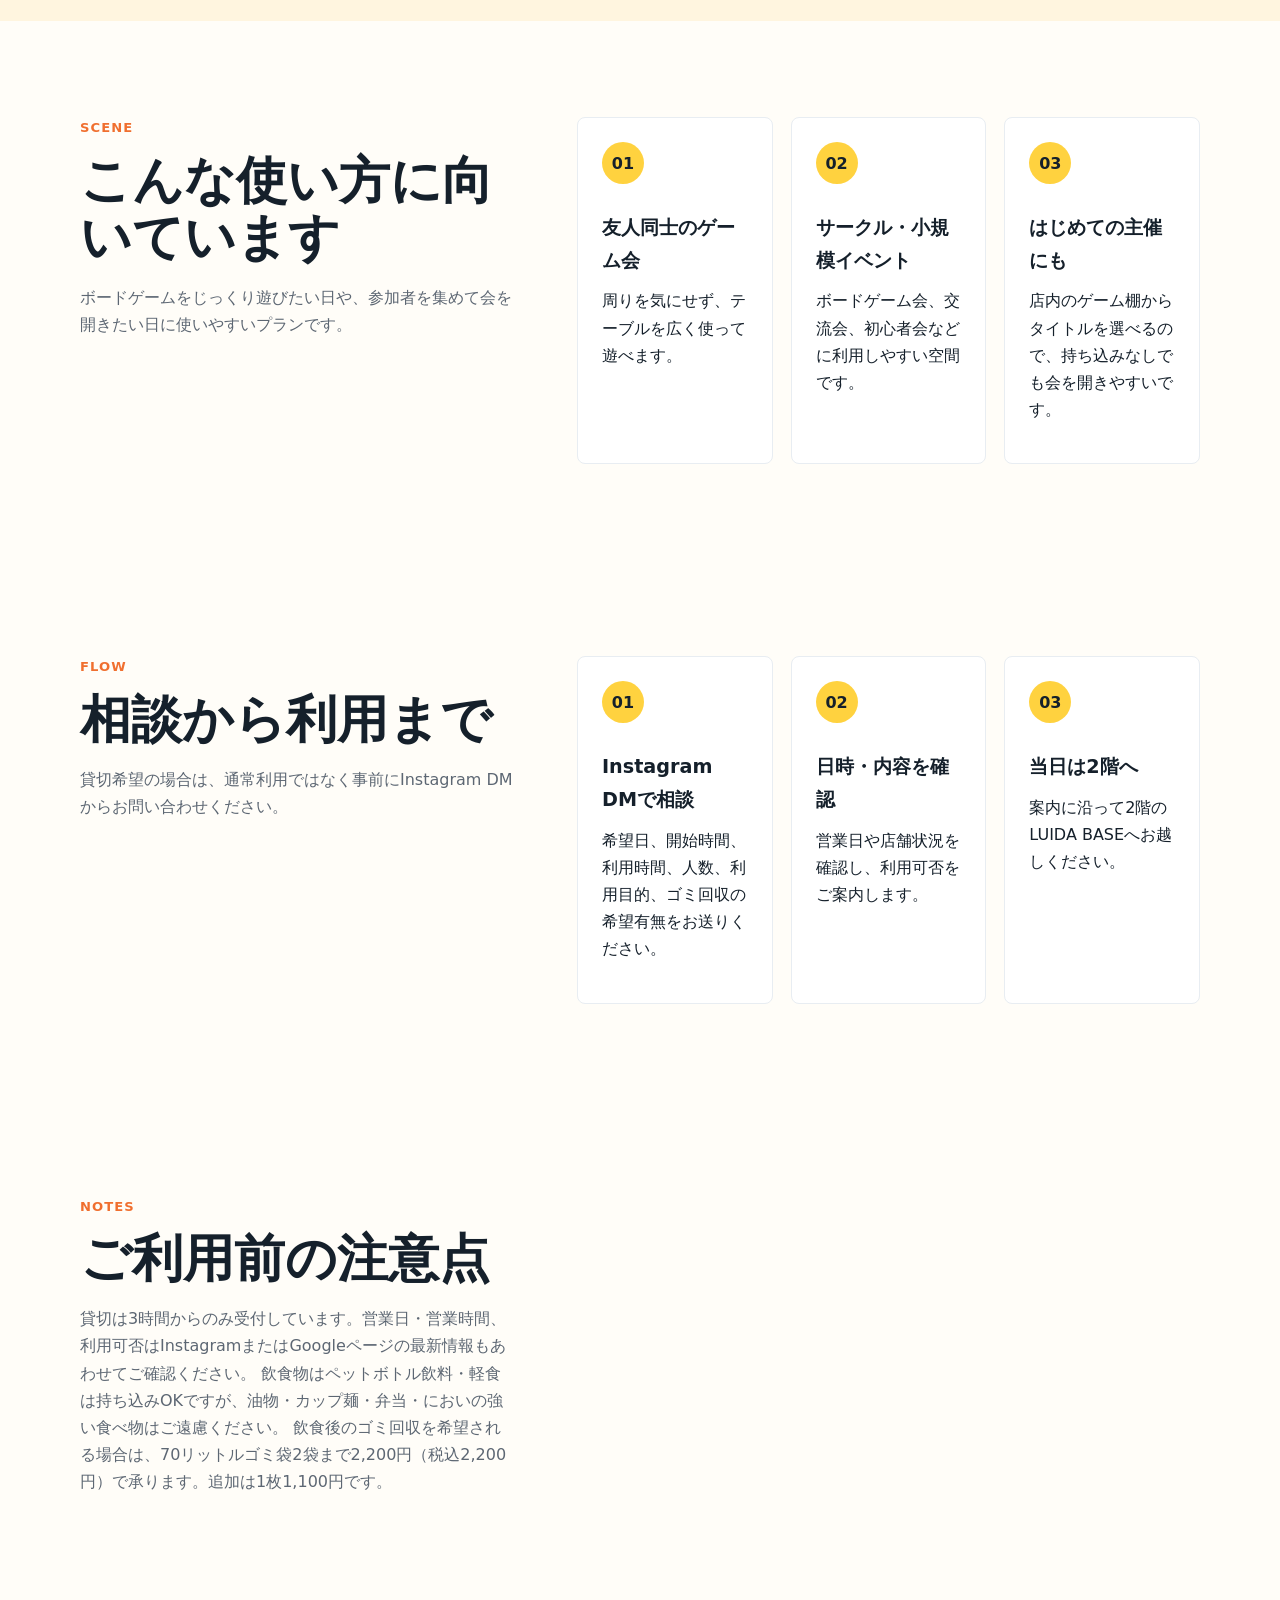
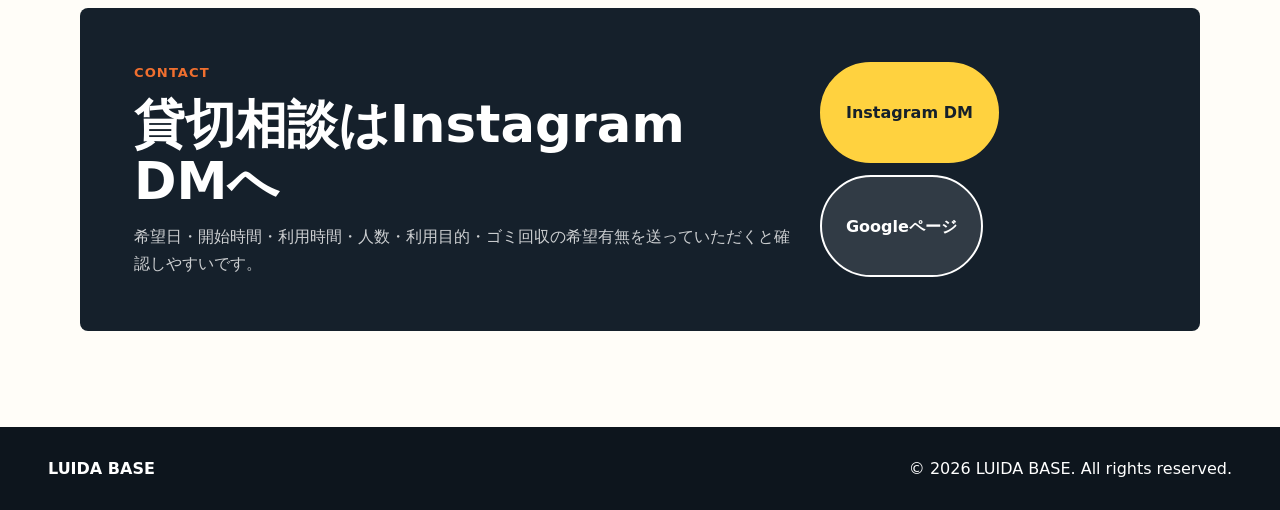
<file: kashikiri.html>
<!doctype html>
<html lang="ja">
  <head>
    <meta charset="utf-8">
    <meta name="viewport" content="width=device-width, initial-scale=1">
    <title>貸切利用 | LUIDA BASE 高知のボードゲームカフェ</title>
    <meta
      name="description"
      content="LUIDA BASEの貸切利用案内。3時間9,900円、1時間延長ごとに+3,300円。飲食後のゴミ回収オプションにも対応しています。高知市本町のボードゲームカフェを友人会・ボードゲーム会・小規模イベントにご利用いただけます。"
    >
    <link rel="icon" type="image/svg+xml" href="./favicon.svg">
    <link rel="icon" type="image/png" href="./favicon.png">
    <link rel="apple-touch-icon" href="./favicon.png">
    <link rel="stylesheet" href="./style.css">
    <!-- Cloudflare Web Analytics -->
    <script type="module" src="https://static.cloudflareinsights.com/beacon.min.js" data-cf-beacon='{"token":"a13436e70f354d9ea78dab34c836ed6d"}'></script>
    <!-- End Cloudflare Web Analytics -->
  </head>
  <body>
    <header class="site-header" data-header>
      <a class="brand" href="./" aria-label="LUIDA BASE トップへ">
        <span class="brand-mark">LB</span>
        <span>
          <strong>LUIDA BASE</strong>
          <small>Board Game Cafe Kochi</small>
        </span>
      </a>
      <button class="nav-toggle" type="button" aria-label="メニューを開く" aria-expanded="false" aria-controls="site-nav" data-nav-toggle>
        <span></span>
        <span></span>
        <span></span>
      </button>
      <nav class="site-nav" id="site-nav" data-nav>
        <a href="./#about">LUIDA BASEとは</a>
        <a href="./#price">料金</a>
        <a href="./#how-to-use">利用方法</a>
        <a href="./#games">遊べるゲーム</a>
        <a href="./#faq">FAQ</a>
        <a href="./kashikiri.html">貸切</a>
        <a href="./#access">アクセス</a>
        <a class="nav-reserve" href="#reserve">問い合わせ</a>
      </nav>
    </header>

    <main id="top">
      <section class="hero">
        <img src="./assets/interior-main.jpg" alt="LUIDA BASEの貸切利用イメージ。木目のテーブルが並ぶ店内">
        <div class="hero-overlay"></div>
        <div class="hero-content">
          <p class="eyebrow">PRIVATE USE</p>
          <h1>貸切利用</h1>
          <p class="lead">
            友人同士のボードゲーム会、サークル利用、小規模イベントに。
            LUIDA BASEの店内を、3時間から貸切でご利用いただけます。
          </p>
          <div class="hero-actions">
            <a class="button primary" href="#reserve">Instagram DMで相談</a>
            <a class="button secondary" href="./#price">通常料金を見る</a>
          </div>
        </div>
      </section>

      <section class="notice-bar" aria-label="貸切の基本情報">
        <div>
          <strong>貸切料金</strong>
          <span>3時間 9,900円</span>
        </div>
        <div>
          <strong>延長</strong>
          <span>1時間ごとに +3,300円</span>
        </div>
        <div>
          <strong>ゴミ回収</strong>
          <span>2,200円 / 1回（税込2,200円）</span>
        </div>
        <div>
          <strong>相談</strong>
          <span>Instagram DMから受付</span>
        </div>
      </section>

      <section class="section price-section" id="plan">
        <div class="section-heading">
          <p class="eyebrow">PLAN</p>
          <h2>貸切料金</h2>
          <p>料金は店舗POPに合わせた税込表記です。利用希望日時はInstagram DMからご相談ください。</p>
        </div>
        <div class="price-grid">
          <article class="price-card featured">
            <h3>基本貸切</h3>
            <p class="price"><span>9,900</span>円 / 3時間</p>
            <ul>
              <li>貸切は3時間から受付</li>
              <li>16席あり</li>
              <li>友人会・ボードゲーム会におすすめ</li>
            </ul>
          </article>
          <article class="price-card">
            <h3>延長</h3>
            <p class="price"><span>3,300</span>円 / 1時間</p>
            <ul>
              <li>1時間延長ごとに加算</li>
              <li>長時間のイベントにも対応しやすい料金です</li>
              <li>延長可否は事前にご相談ください</li>
            </ul>
          </article>
          <article class="price-card">
            <h3>飲食後のゴミ回収</h3>
            <p class="price"><span>2,200</span>円 / 1回</p>
            <ul>
              <li>税込 2,200円</li>
              <li>70リットルゴミ袋2袋まで</li>
              <li>追加は1枚1,100円で承ります</li>
            </ul>
          </article>
        </div>
      </section>

      <section class="section intro" id="scene">
        <div class="section-copy">
          <p class="eyebrow">SCENE</p>
          <h2>こんな使い方に向いています</h2>
          <p>
            ボードゲームをじっくり遊びたい日や、参加者を集めて会を開きたい日に使いやすいプランです。
          </p>
        </div>
        <div class="feature-grid">
          <article>
            <span>01</span>
            <h3>友人同士のゲーム会</h3>
            <p>周りを気にせず、テーブルを広く使って遊べます。</p>
          </article>
          <article>
            <span>02</span>
            <h3>サークル・小規模イベント</h3>
            <p>ボードゲーム会、交流会、初心者会などに利用しやすい空間です。</p>
          </article>
          <article>
            <span>03</span>
            <h3>はじめての主催にも</h3>
            <p>店内のゲーム棚からタイトルを選べるので、持ち込みなしでも会を開きやすいです。</p>
          </article>
        </div>
      </section>

      <section class="section intro" id="flow">
        <div class="section-copy">
          <p class="eyebrow">FLOW</p>
          <h2>相談から利用まで</h2>
          <p>貸切希望の場合は、通常利用ではなく事前にInstagram DMからお問い合わせください。</p>
        </div>
        <div class="feature-grid">
          <article>
            <span>01</span>
            <h3>Instagram DMで相談</h3>
            <p>希望日、開始時間、利用時間、人数、利用目的、ゴミ回収の希望有無をお送りください。</p>
          </article>
          <article>
            <span>02</span>
            <h3>日時・内容を確認</h3>
            <p>営業日や店舗状況を確認し、利用可否をご案内します。</p>
          </article>
          <article>
            <span>03</span>
            <h3>当日は2階へ</h3>
            <p>案内に沿って2階のLUIDA BASEへお越しください。</p>
          </article>
        </div>
      </section>

      <section class="section intro" id="notes">
        <div class="section-copy">
          <p class="eyebrow">NOTES</p>
          <h2>ご利用前の注意点</h2>
          <p>
            貸切は3時間からのみ受付しています。営業日・営業時間、利用可否はInstagramまたはGoogleページの最新情報もあわせてご確認ください。
            飲食物はペットボトル飲料・軽食は持ち込みOKですが、油物・カップ麺・弁当・においの強い食べ物はご遠慮ください。
            飲食後のゴミ回収を希望される場合は、70リットルゴミ袋2袋まで2,200円（税込2,200円）で承ります。追加は1枚1,100円です。
          </p>
        </div>
      </section>

      <section class="reserve" id="reserve">
        <div>
          <p class="eyebrow">CONTACT</p>
          <h2>貸切相談はInstagram DMへ</h2>
          <p>
            希望日・開始時間・利用時間・人数・利用目的・ゴミ回収の希望有無を送っていただくと確認しやすいです。
          </p>
        </div>
        <div class="reserve-actions">
          <a class="button primary" href="https://www.instagram.com/luidabase/" target="_blank" rel="noreferrer">Instagram DM</a>
          <a class="button secondary" href="https://www.google.com/search?q=LUIDA+BASE+%E9%AB%98%E7%9F%A5" target="_blank" rel="noreferrer">Googleページ</a>
        </div>
      </section>
    </main>

    <footer class="site-footer">
      <strong>LUIDA BASE</strong>
      <span>© 2026 LUIDA BASE. All rights reserved.</span>
    </footer>

    <script src="./script.js"></script>
  </body>
</html>
</file>
<file: style.css>
:root {
  --ink: #15202b;
  --muted: #5d6773;
  --line: #e8edf2;
  --paper: #fffdf8;
  --cream: #fff5df;
  --yellow: #ffd23f;
  --orange: #f06f2f;
  --teal: #18a7a7;
  --green: #158463;
  --shadow: 0 18px 45px rgba(21, 32, 43, 0.14);
}

* {
  box-sizing: border-box;
}

html {
  scroll-behavior: smooth;
}

body {
  margin: 0;
  color: var(--ink);
  background: var(--paper);
  font-family: system-ui, -apple-system, BlinkMacSystemFont, "Segoe UI", sans-serif;
  line-height: 1.7;
}

a {
  color: inherit;
  text-decoration: none;
}

img {
  display: block;
  max-width: 100%;
}

.site-header {
  position: fixed;
  z-index: 20;
  top: 0;
  left: 0;
  right: 0;
  display: flex;
  align-items: center;
  justify-content: space-between;
  gap: 24px;
  padding: 16px clamp(18px, 4vw, 48px);
  color: #fff;
  transition: background 180ms ease, color 180ms ease, box-shadow 180ms ease;
}

.site-header.is-scrolled,
.site-header.is-open {
  color: var(--ink);
  background: rgba(255, 253, 248, 0.96);
  box-shadow: 0 10px 30px rgba(21, 32, 43, 0.1);
  backdrop-filter: blur(10px);
}

.brand {
  display: inline-flex;
  align-items: center;
  gap: 12px;
  min-width: 200px;
}

.brand-mark {
  display: grid;
  place-items: center;
  width: 46px;
  height: 46px;
  border-radius: 8px;
  color: var(--ink);
  background: var(--yellow);
  font-weight: 900;
  letter-spacing: 0;
  box-shadow: 6px 6px 0 var(--teal);
}

.brand strong,
.brand small {
  display: block;
  line-height: 1.2;
}

.brand strong {
  font-size: 1.08rem;
}

.brand small {
  font-size: 0.72rem;
  opacity: 0.82;
}

.site-nav {
  display: flex;
  align-items: center;
  gap: 22px;
  font-size: 0.95rem;
  font-weight: 700;
}

.nav-reserve {
  padding: 10px 18px;
  color: var(--ink);
  background: var(--yellow);
  border-radius: 999px;
}

.nav-toggle {
  display: none;
  width: 42px;
  height: 42px;
  border: 0;
  border-radius: 8px;
  background: var(--yellow);
}

.nav-toggle span {
  display: block;
  width: 20px;
  height: 2px;
  margin: 5px auto;
  background: var(--ink);
}

.hero {
  position: relative;
  min-height: 760px;
  display: grid;
  align-items: center;
  overflow: hidden;
  color: #fff;
}

.hero img,
.hero-overlay {
  position: absolute;
  inset: 0;
  width: 100%;
  height: 100%;
}

.hero img {
  object-fit: cover;
}

.hero-overlay {
  background:
    linear-gradient(90deg, rgba(4, 19, 28, 0.86), rgba(4, 19, 28, 0.36) 52%, rgba(4, 19, 28, 0.08)),
    linear-gradient(0deg, rgba(4, 19, 28, 0.5), rgba(4, 19, 28, 0));
}

.hero-content {
  position: relative;
  z-index: 1;
  width: min(720px, calc(100% - 36px));
  margin-left: clamp(18px, 7vw, 96px);
  padding-top: 80px;
}

.eyebrow {
  margin: 0 0 12px;
  color: var(--orange);
  font-size: 0.82rem;
  font-weight: 900;
  letter-spacing: 0.08em;
  text-transform: uppercase;
}

.hero .eyebrow {
  color: var(--yellow);
}

h1,
h2,
h3,
p {
  margin-top: 0;
}

h1 {
  margin-bottom: 18px;
  font-size: clamp(4.4rem, 9vw, 8.5rem);
  line-height: 0.9;
  letter-spacing: 0;
}

h2 {
  margin-bottom: 18px;
  font-size: clamp(2rem, 4vw, 3.2rem);
  line-height: 1.12;
  letter-spacing: 0;
}

h3 {
  margin-bottom: 10px;
  font-size: 1.2rem;
}

.lead {
  max-width: 620px;
  margin-bottom: 30px;
  font-size: clamp(1.05rem, 2.1vw, 1.35rem);
}

.hero-actions,
.reserve-actions {
  display: flex;
  flex-wrap: wrap;
  gap: 12px;
}

.button {
  display: inline-flex;
  align-items: center;
  justify-content: center;
  min-height: 52px;
  padding: 12px 24px;
  border: 2px solid currentColor;
  border-radius: 999px;
  font-weight: 900;
}

.button.primary {
  color: var(--ink);
  border-color: var(--yellow);
  background: var(--yellow);
}

.button.secondary {
  color: currentColor;
  background: rgba(255, 255, 255, 0.12);
}

.notice-bar {
  display: grid;
  grid-template-columns: repeat(3, 1fr);
  gap: 1px;
  background: var(--line);
  border-bottom: 1px solid var(--line);
}

.notice-bar div {
  padding: 24px clamp(18px, 4vw, 42px);
  background: #fff;
}

.notice-bar strong,
.notice-bar span {
  display: block;
}

.notice-bar strong {
  font-size: 0.85rem;
  color: var(--green);
}

.section {
  width: min(1120px, calc(100% - 36px));
  margin: 0 auto;
  padding: 96px 0;
}

.intro,
.access {
  display: grid;
  grid-template-columns: 0.82fr 1.18fr;
  gap: clamp(32px, 5vw, 64px);
  align-items: start;
}

.section-copy p:not(.eyebrow),
.section-heading p {
  color: var(--muted);
}

.feature-grid {
  display: grid;
  grid-template-columns: repeat(3, minmax(0, 1fr));
  gap: 18px;
}

.feature-grid article,
.price-card,
.game-list article {
  border: 1px solid var(--line);
  border-radius: 8px;
  background: #fff;
}

.feature-grid article {
  padding: 24px;
  min-height: 230px;
}

.feature-grid span {
  display: inline-grid;
  place-items: center;
  width: 42px;
  height: 42px;
  margin-bottom: 28px;
  color: var(--ink);
  background: var(--yellow);
  border-radius: 50%;
  font-weight: 900;
}

.price-section {
  width: 100%;
  padding-inline: max(18px, calc((100% - 1120px) / 2));
  background: var(--cream);
}

.social-section {
  padding-top: 0;
}

.interior-section {
  padding-top: 0;
}

.section-heading {
  max-width: 680px;
  margin-bottom: 32px;
}

.section-heading.compact {
  margin-bottom: 18px;
}

.social-grid {
  display: grid;
  grid-template-columns: repeat(2, minmax(0, 1fr));
  gap: 18px;
}

.social-card {
  min-height: 300px;
  display: grid;
  align-content: space-between;
  gap: 18px;
  padding: clamp(24px, 4vw, 36px);
  border-radius: 8px;
  color: #fff;
  overflow: hidden;
}

.social-card span {
  width: fit-content;
  padding: 6px 12px;
  border-radius: 999px;
  background: rgba(255, 255, 255, 0.18);
  font-size: 0.82rem;
  font-weight: 900;
  letter-spacing: 0.08em;
  text-transform: uppercase;
}

.social-card h3 {
  max-width: 520px;
  margin-bottom: 0;
  font-size: clamp(1.7rem, 3vw, 2.6rem);
  line-height: 1.16;
}

.social-card p {
  max-width: 520px;
  color: rgba(255, 255, 255, 0.82);
}

.instagram-card {
  background:
    linear-gradient(135deg, rgba(240, 111, 47, 0.95), rgba(255, 210, 63, 0.76)),
    linear-gradient(45deg, rgba(21, 32, 43, 0.34), rgba(21, 32, 43, 0));
}

.google-card {
  background:
    linear-gradient(135deg, rgba(24, 167, 167, 0.94), rgba(21, 132, 99, 0.9)),
    repeating-linear-gradient(45deg, transparent 0 18px, rgba(255, 255, 255, 0.15) 18px 20px);
}

.social-card .button {
  width: fit-content;
}

.photo-grid {
  display: grid;
  grid-template-columns: minmax(0, 1.35fr) minmax(280px, 0.65fr);
  gap: 18px;
  align-items: stretch;
}

.photo-card {
  position: relative;
  min-height: 430px;
  margin: 0;
  overflow: hidden;
  border-radius: 8px;
  background: #fff;
  box-shadow: var(--shadow);
}

.photo-card.large {
  min-height: 560px;
}

.photo-card img {
  width: 100%;
  height: 100%;
  object-fit: cover;
}

.photo-card figcaption {
  position: absolute;
  left: 16px;
  right: 16px;
  bottom: 16px;
  padding: 10px 14px;
  color: #fff;
  background: rgba(21, 32, 43, 0.78);
  border-radius: 8px;
  font-size: 0.92rem;
  font-weight: 800;
}

.price-grid {
  display: grid;
  grid-template-columns: repeat(3, minmax(0, 1fr));
  gap: 18px;
}

.price-card {
  padding: 28px;
  box-shadow: 0 8px 20px rgba(21, 32, 43, 0.06);
}

.price-card.featured {
  border-color: var(--orange);
  box-shadow: var(--shadow);
}

.price {
  margin-bottom: 20px;
  font-weight: 900;
}

.price span {
  font-size: 2.8rem;
  line-height: 1;
}

ul {
  padding-left: 1.25rem;
  margin: 0;
  color: var(--muted);
}

.games {
  padding-bottom: 72px;
}

.games-layout {
  display: grid;
  grid-template-columns: minmax(0, 0.8fr) minmax(320px, 1.2fr);
  gap: clamp(24px, 5vw, 56px);
  align-items: end;
  margin-bottom: 28px;
}

.games-layout .section-heading {
  margin-bottom: 0;
}

.games-photo {
  width: 100%;
  aspect-ratio: 16 / 10;
  object-fit: cover;
  border-radius: 8px;
  box-shadow: var(--shadow);
}

.game-list {
  display: grid;
  gap: 12px;
}

.game-list article {
  display: flex;
  justify-content: space-between;
  gap: 18px;
  padding: 18px 22px;
}

.game-list strong {
  color: var(--green);
  white-space: nowrap;
}

.game-list span {
  color: var(--muted);
  text-align: right;
}

.news {
  padding-top: 0;
}

.news-list {
  border-top: 1px solid var(--line);
}

.news-list article {
  display: grid;
  grid-template-columns: 140px 1fr;
  gap: 24px;
  padding: 18px 0;
  border-bottom: 1px solid var(--line);
}

.news-list time {
  color: var(--muted);
  font-weight: 700;
}

.news-list a {
  font-weight: 800;
}

.shop-info {
  margin: 24px 0 0;
}

.shop-info div {
  display: grid;
  grid-template-columns: 110px 1fr;
  gap: 18px;
  padding: 14px 0;
  border-bottom: 1px solid var(--line);
}

.shop-info dt {
  color: var(--green);
  font-weight: 900;
}

.shop-info dd {
  margin: 0;
  color: var(--muted);
}

.map-card {
  min-height: 440px;
  display: grid;
  place-items: center;
  align-content: center;
  gap: 8px;
  padding: 32px;
  color: #fff;
  background:
    linear-gradient(135deg, rgba(24, 167, 167, 0.9), rgba(21, 132, 99, 0.88)),
    repeating-linear-gradient(45deg, transparent 0 18px, rgba(255, 255, 255, 0.18) 18px 20px);
  border-radius: 8px;
  box-shadow: var(--shadow);
  transition: transform 180ms ease, box-shadow 180ms ease;
}

.map-card:hover {
  transform: translateY(-3px);
  box-shadow: 0 24px 52px rgba(21, 32, 43, 0.2);
}

.map-card span {
  color: var(--yellow);
  font-weight: 900;
  letter-spacing: 0.1em;
}

.map-card strong {
  font-size: 2.2rem;
}

.reserve {
  width: min(1120px, calc(100% - 36px));
  margin: 0 auto 96px;
  display: flex;
  justify-content: space-between;
  gap: 28px;
  padding: clamp(28px, 5vw, 54px);
  color: #fff;
  background: var(--ink);
  border-radius: 8px;
}

.match-card {
  width: min(1120px, calc(100% - 36px));
  margin: 0 auto 24px;
  display: flex;
  align-items: center;
  justify-content: space-between;
  gap: 28px;
  padding: clamp(28px, 5vw, 54px);
  color: #fff;
  background: var(--ink);
  border-radius: 8px;
}

.match-card h2,
.reserve h2 {
  margin-bottom: 12px;
}

.match-card p:not(.eyebrow),
.reserve p:not(.eyebrow) {
  max-width: 680px;
  margin-bottom: 0;
  color: rgba(255, 255, 255, 0.78);
}

.match-button {
  min-width: min(340px, 100%);
  min-height: 76px;
  display: grid;
  gap: 2px;
  flex-shrink: 0;
  text-align: center;
  line-height: 1.35;
}

.match-button span {
  font-size: 0.82rem;
}

.match-button strong {
  font-size: 1.05rem;
}

.site-footer {
  display: flex;
  justify-content: space-between;
  gap: 18px;
  padding: 28px clamp(18px, 4vw, 48px);
  color: #fff;
  background: #0d151d;
}

@media (max-width: 860px) {
  .site-header {
    padding: 12px 18px;
  }

  .nav-toggle {
    display: block;
  }

  .site-nav {
    position: absolute;
    top: 70px;
    left: 18px;
    right: 18px;
    display: none;
    padding: 18px;
    color: var(--ink);
    background: #fff;
    border-radius: 8px;
    box-shadow: var(--shadow);
  }

  .site-nav.is-open {
    display: grid;
  }

  .hero {
    min-height: 680px;
  }

  .hero-content {
    margin: 0 auto;
  }

  .notice-bar,
  .intro,
  .access,
  .price-grid,
  .photo-grid,
  .games-layout,
  .social-grid,
  .feature-grid {
    grid-template-columns: 1fr;
  }

  .section {
    padding: 72px 0;
  }

  .game-list article,
  .match-card,
  .reserve,
  .site-footer {
    display: grid;
  }

  .game-list span {
    text-align: left;
  }

  .photo-card,
  .photo-card.large {
    min-height: 360px;
  }
}

@media (max-width: 560px) {
  .brand {
    min-width: 0;
  }

  .brand small {
    display: none;
  }

  h1 {
    font-size: 4rem;
  }

  .lead {
    font-size: 1rem;
  }

  .button {
    width: 100%;
  }

  .match-button {
    min-width: 0;
  }

  .social-card .button {
    width: 100%;
  }

  .news-list article,
  .shop-info div {
    grid-template-columns: 1fr;
    gap: 4px;
  }

  .map-card {
    min-height: 300px;
  }
}
</file>
